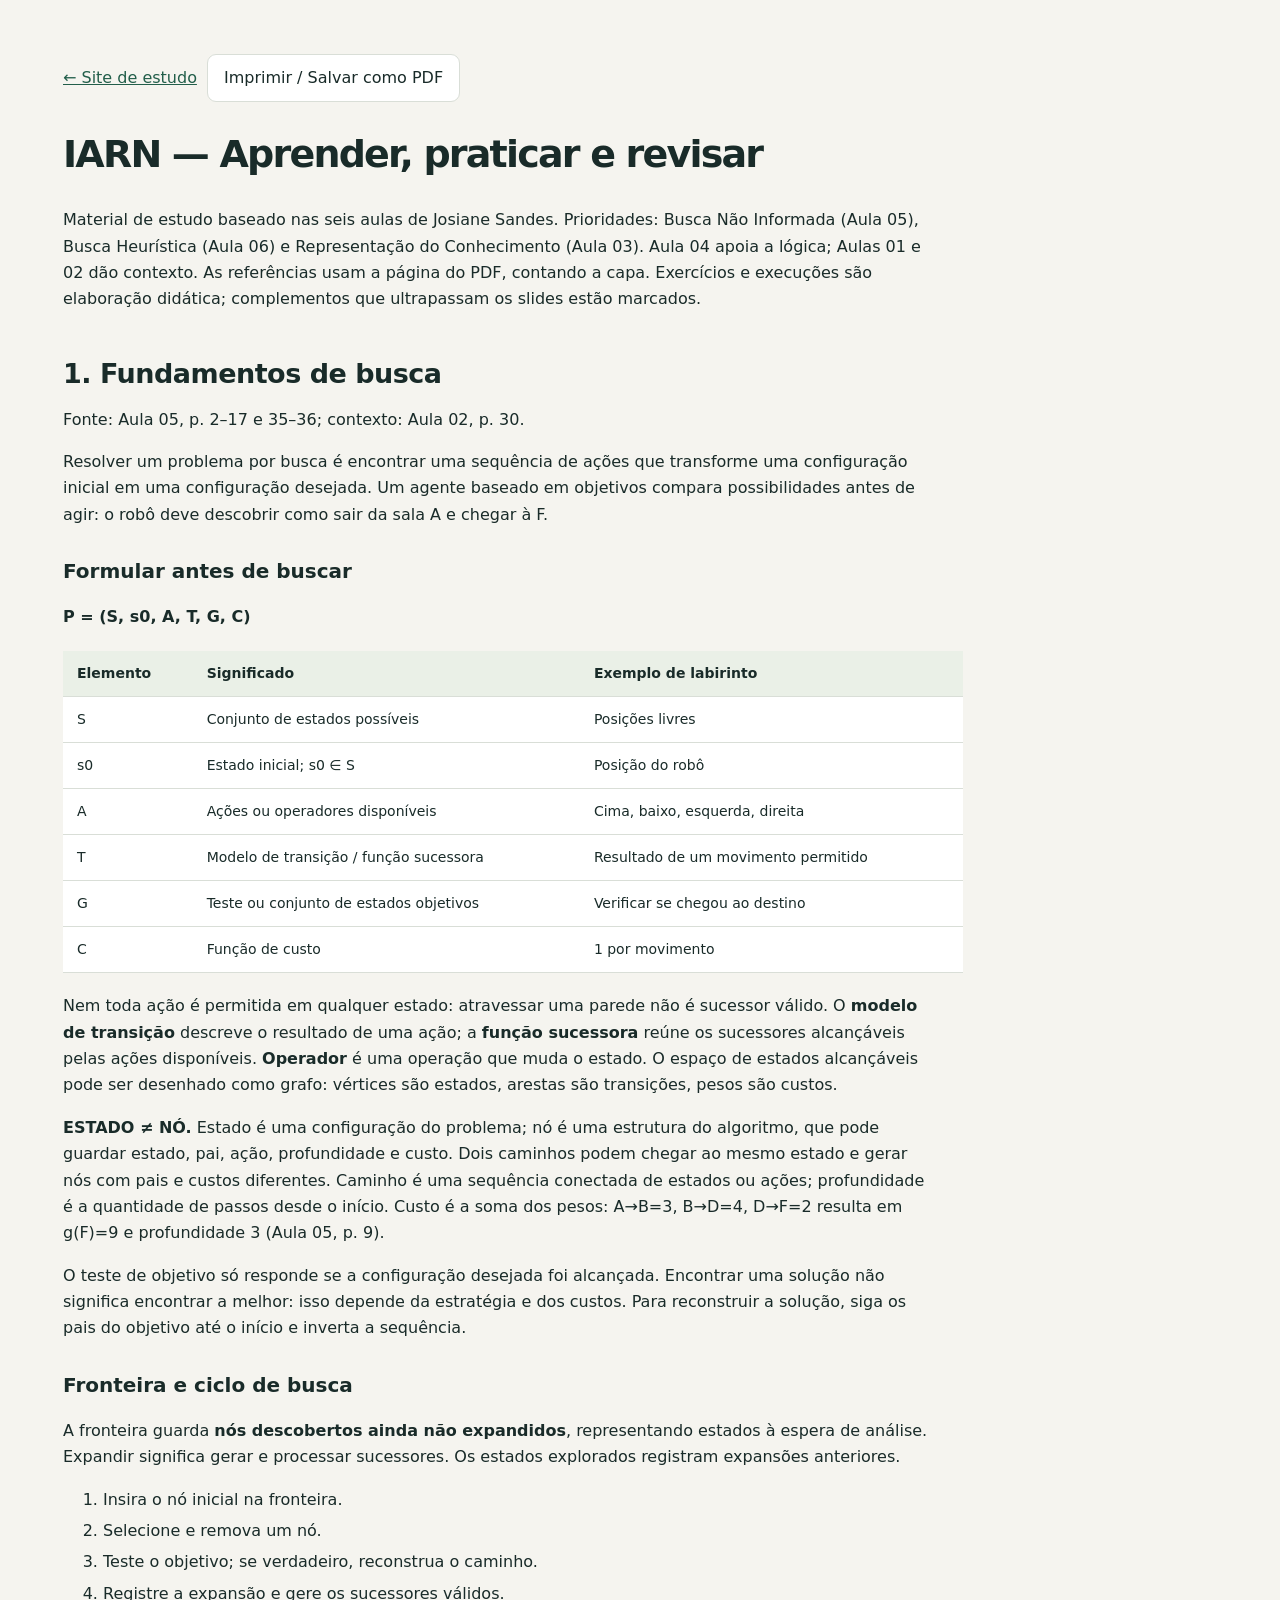
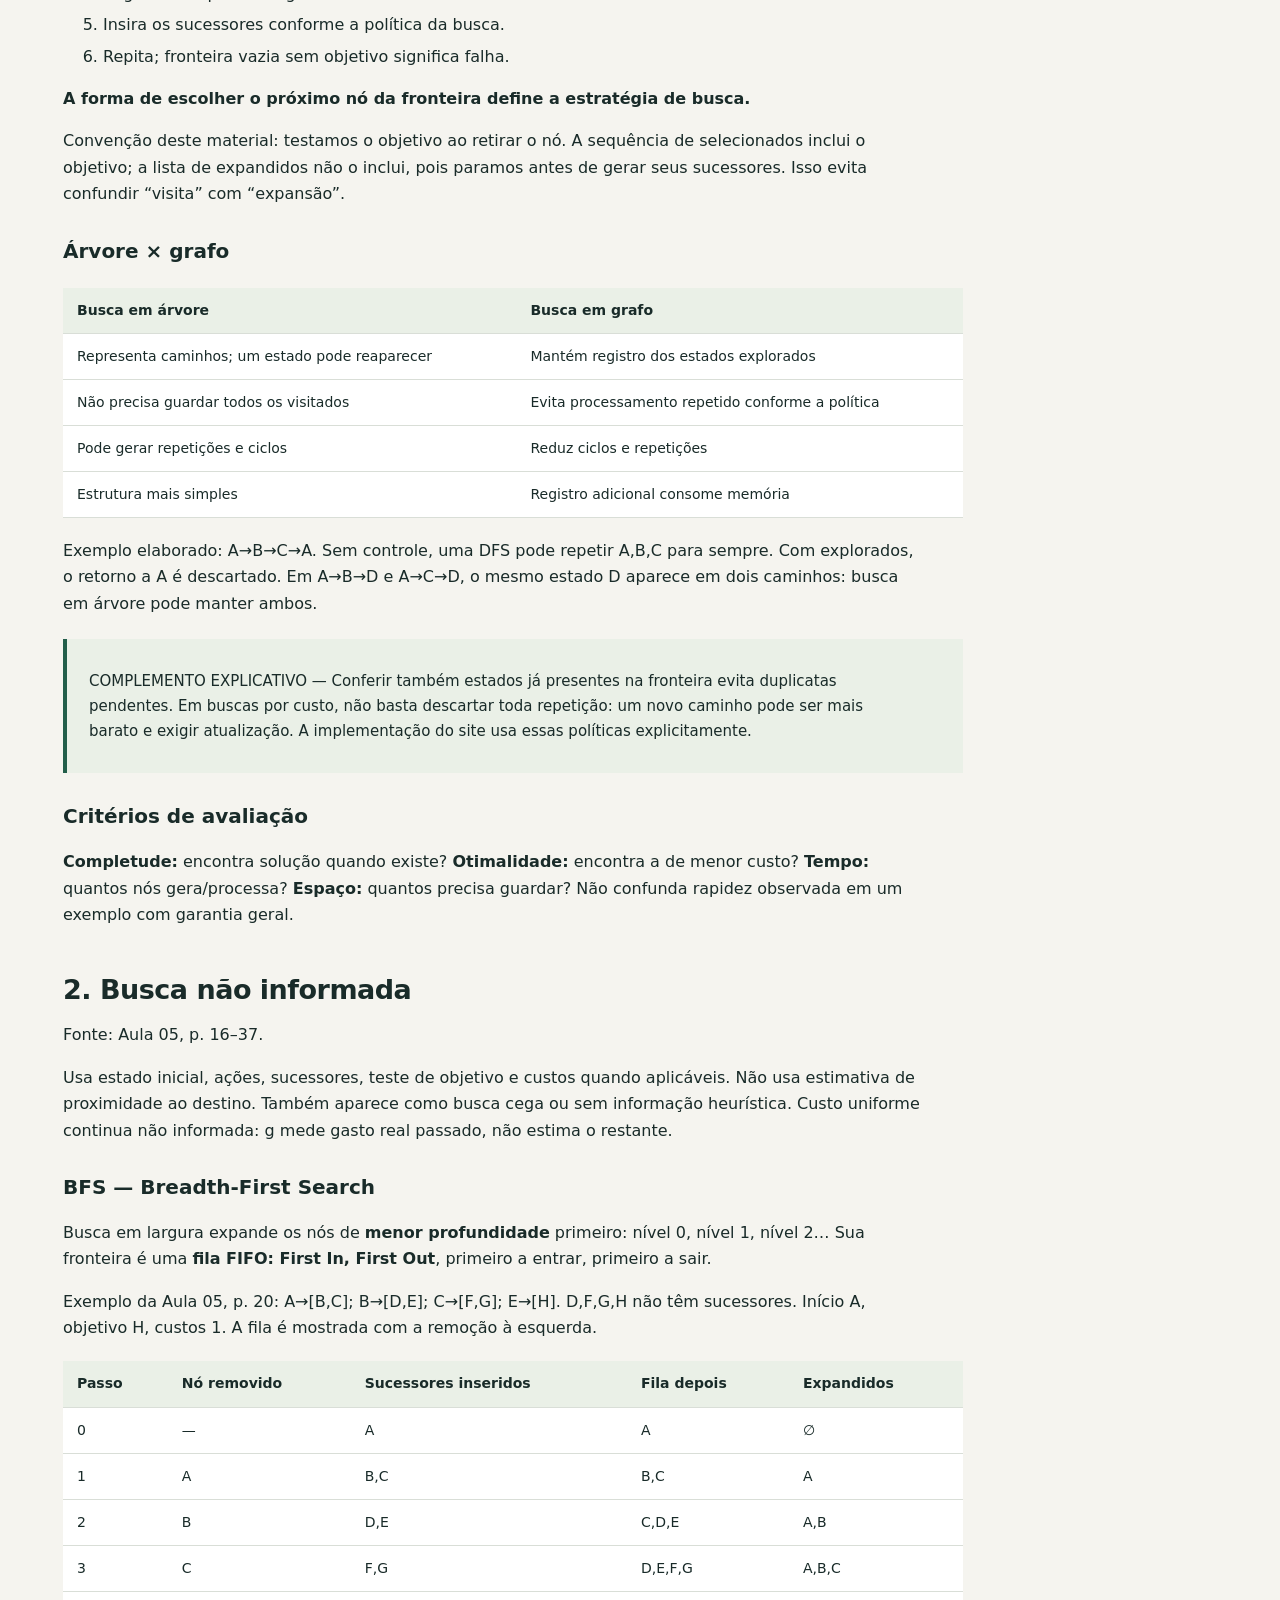
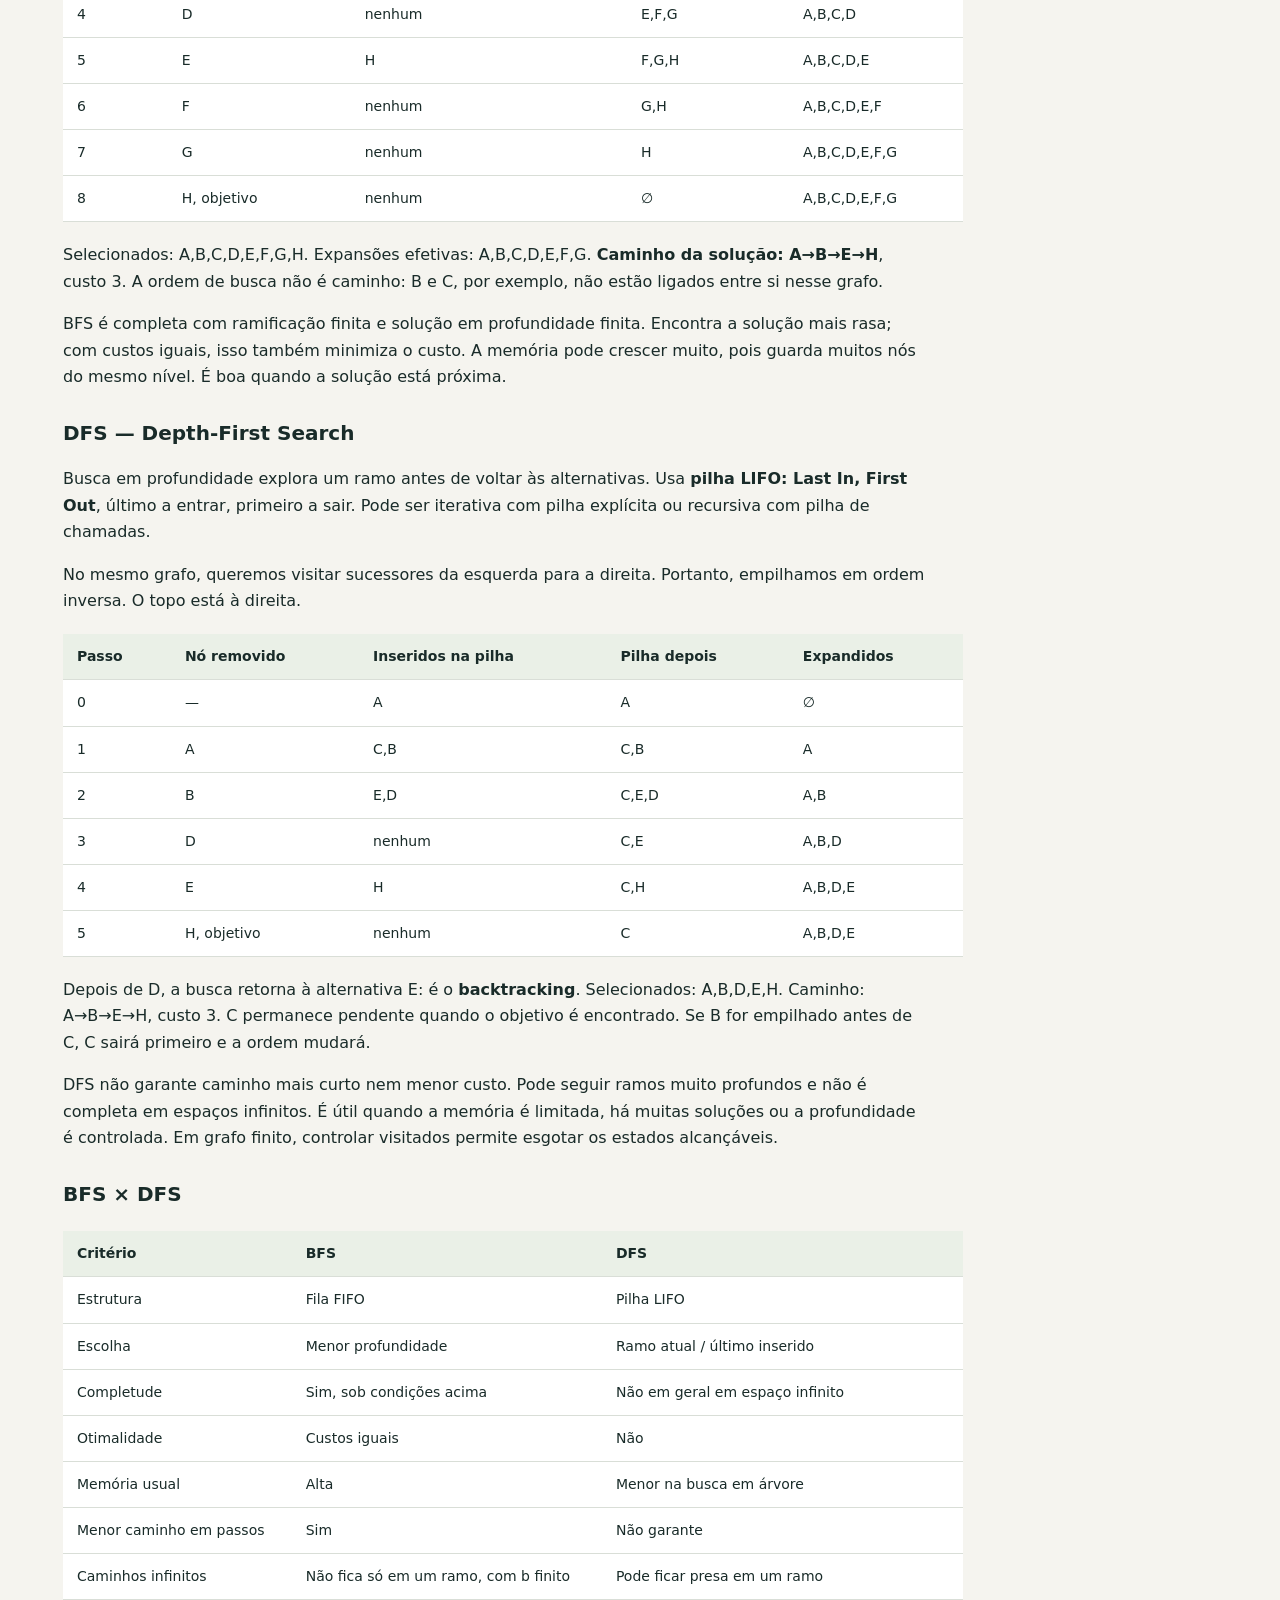
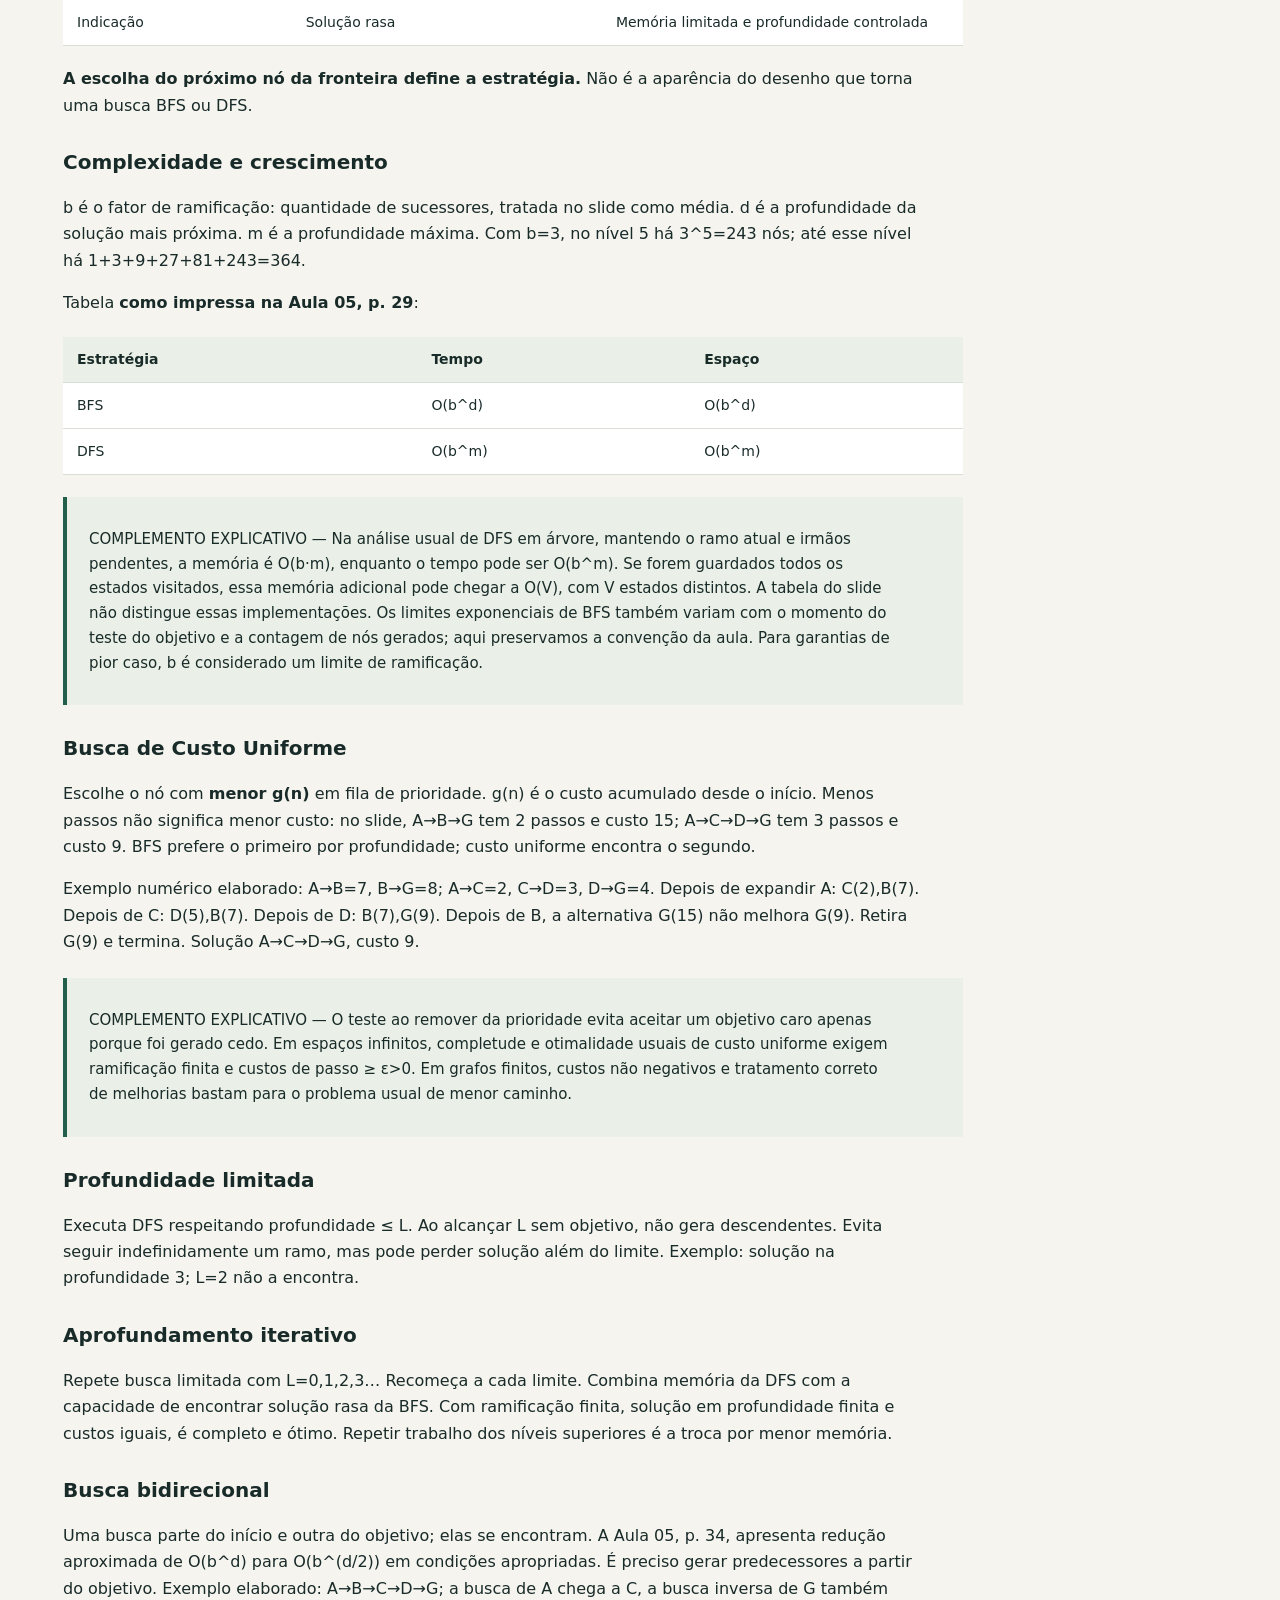
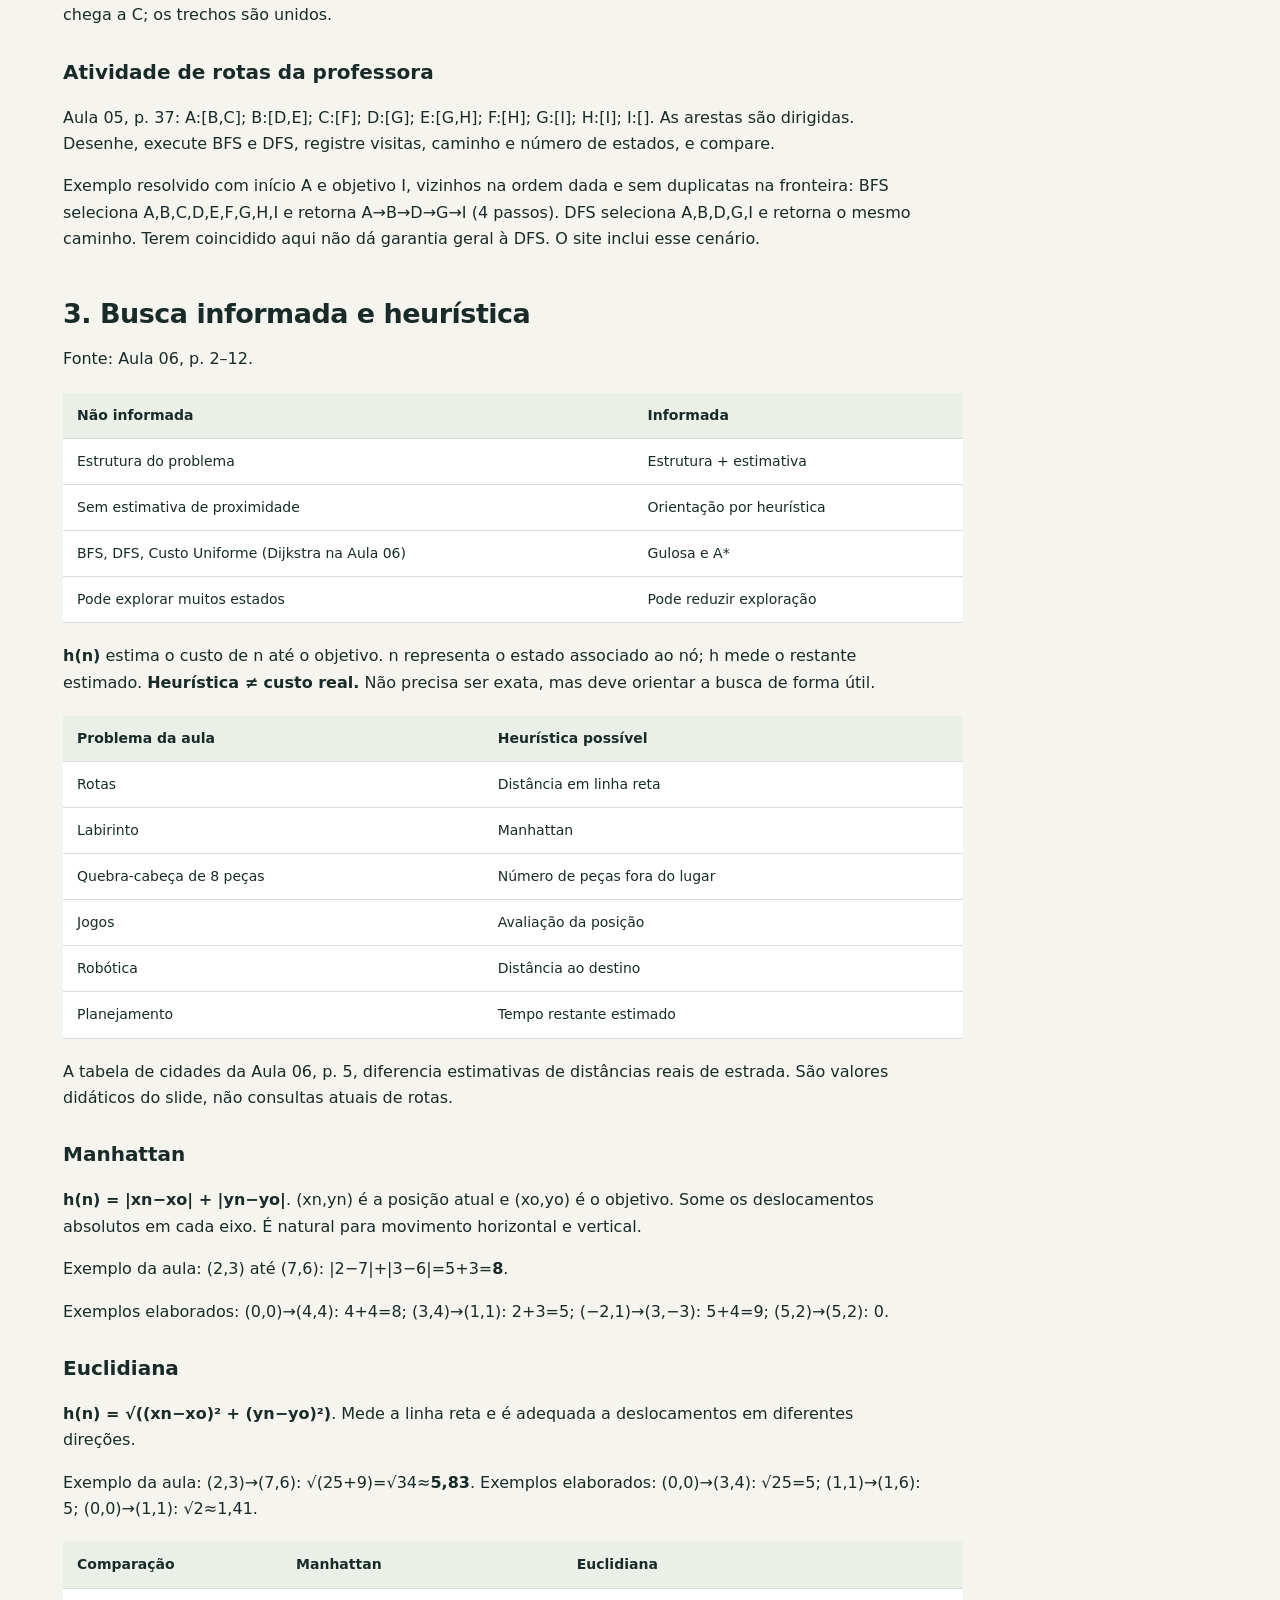
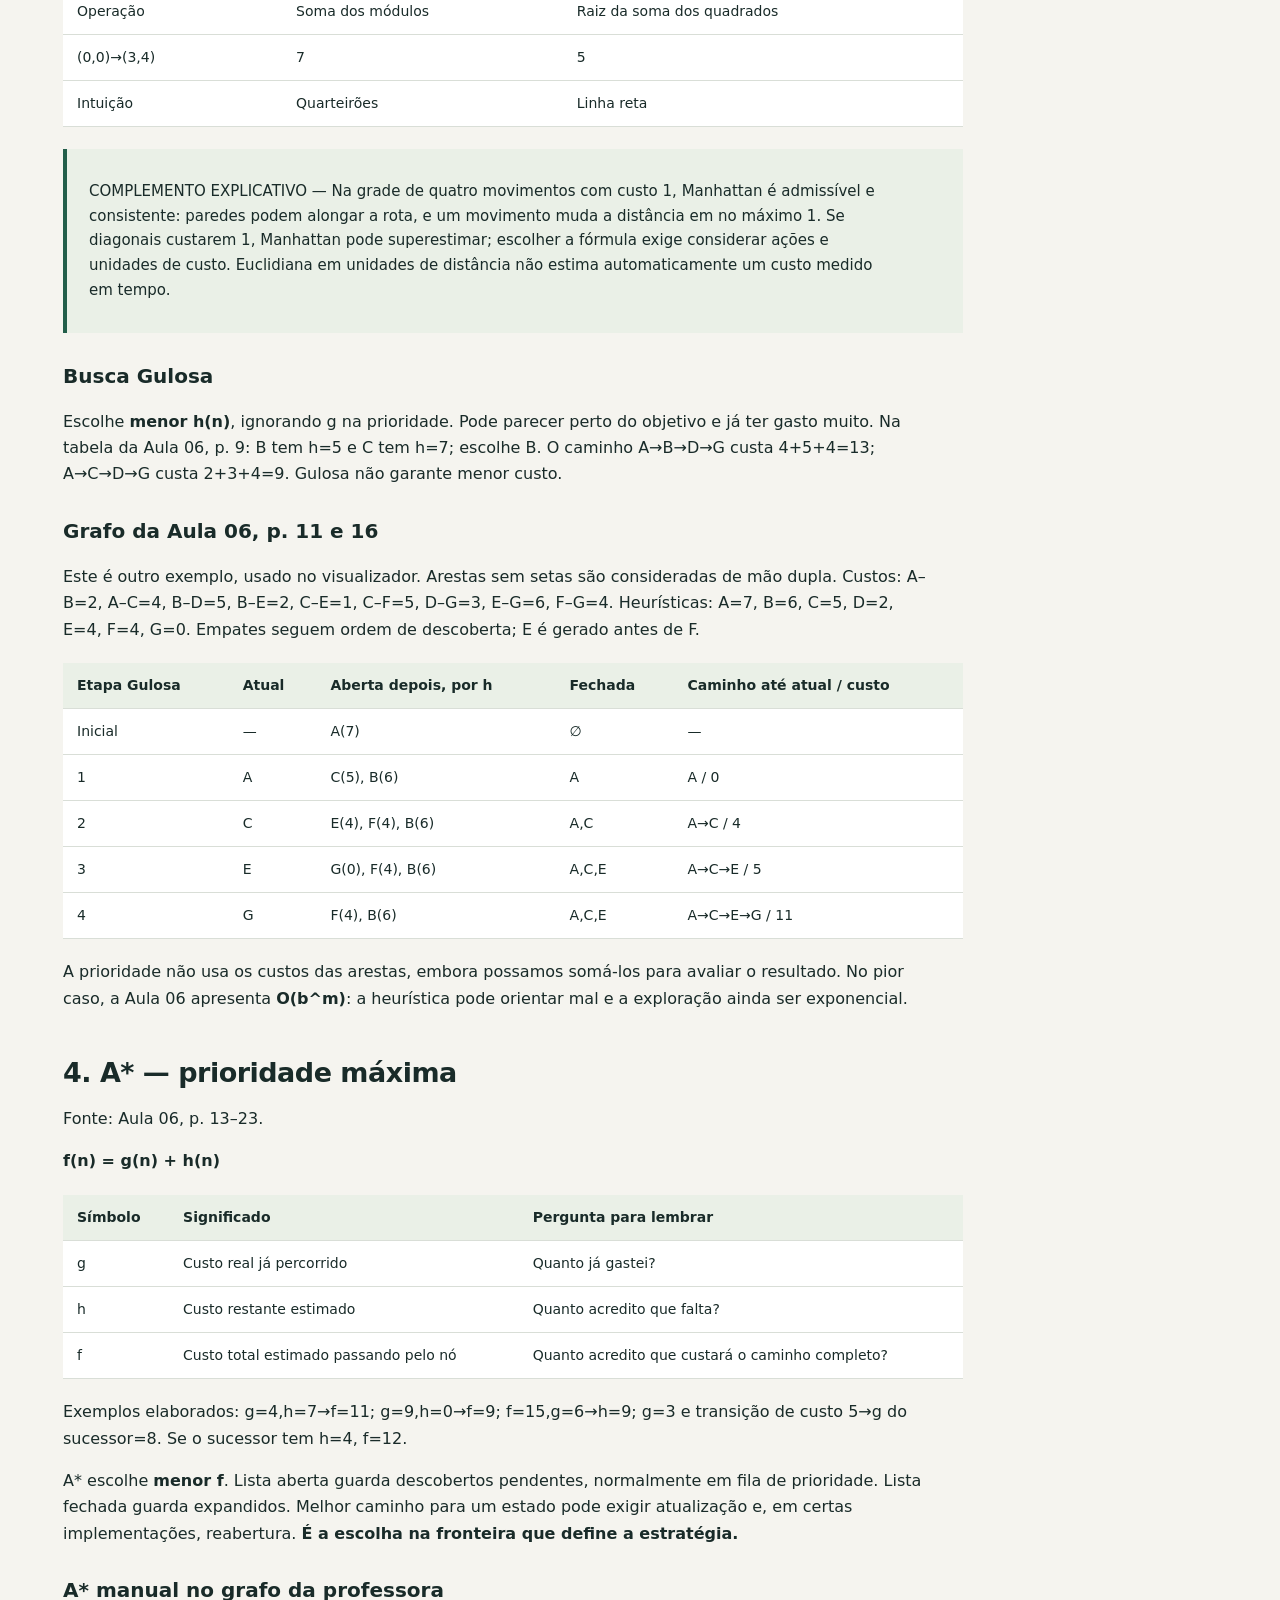
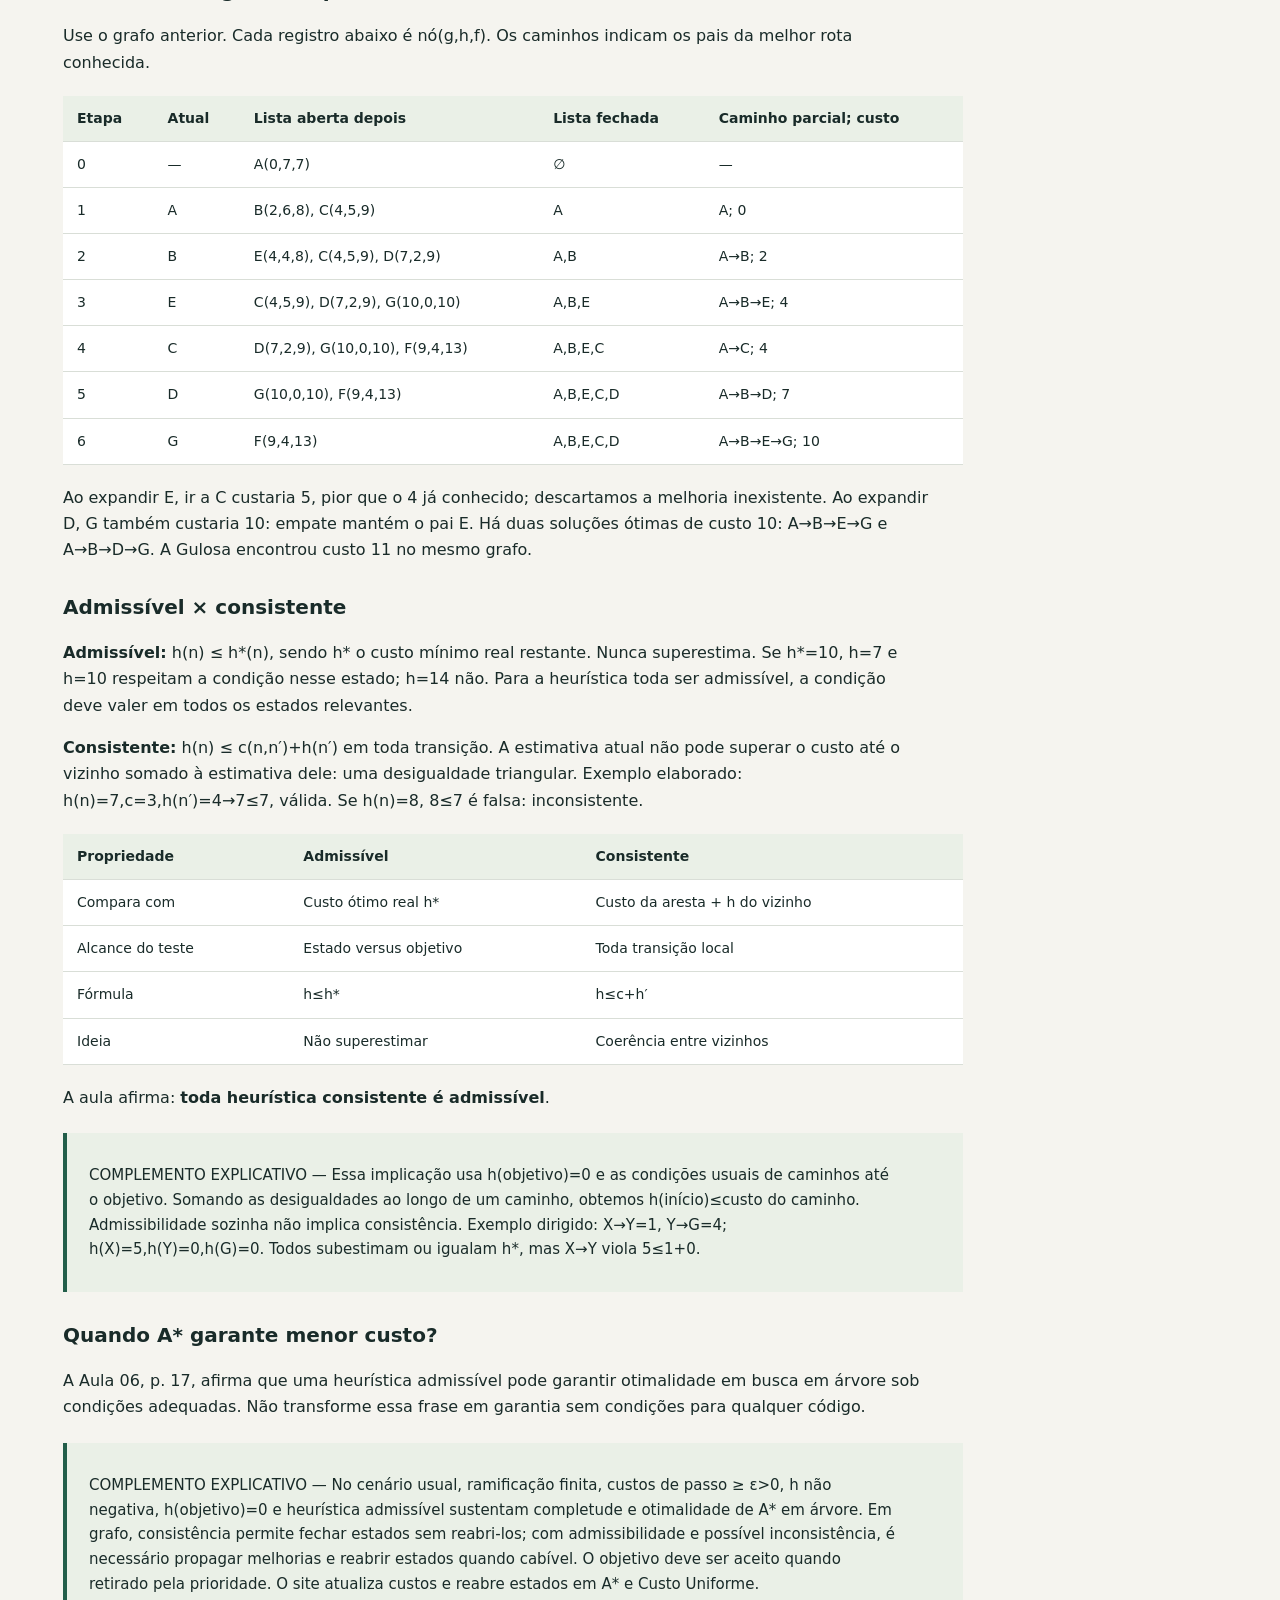
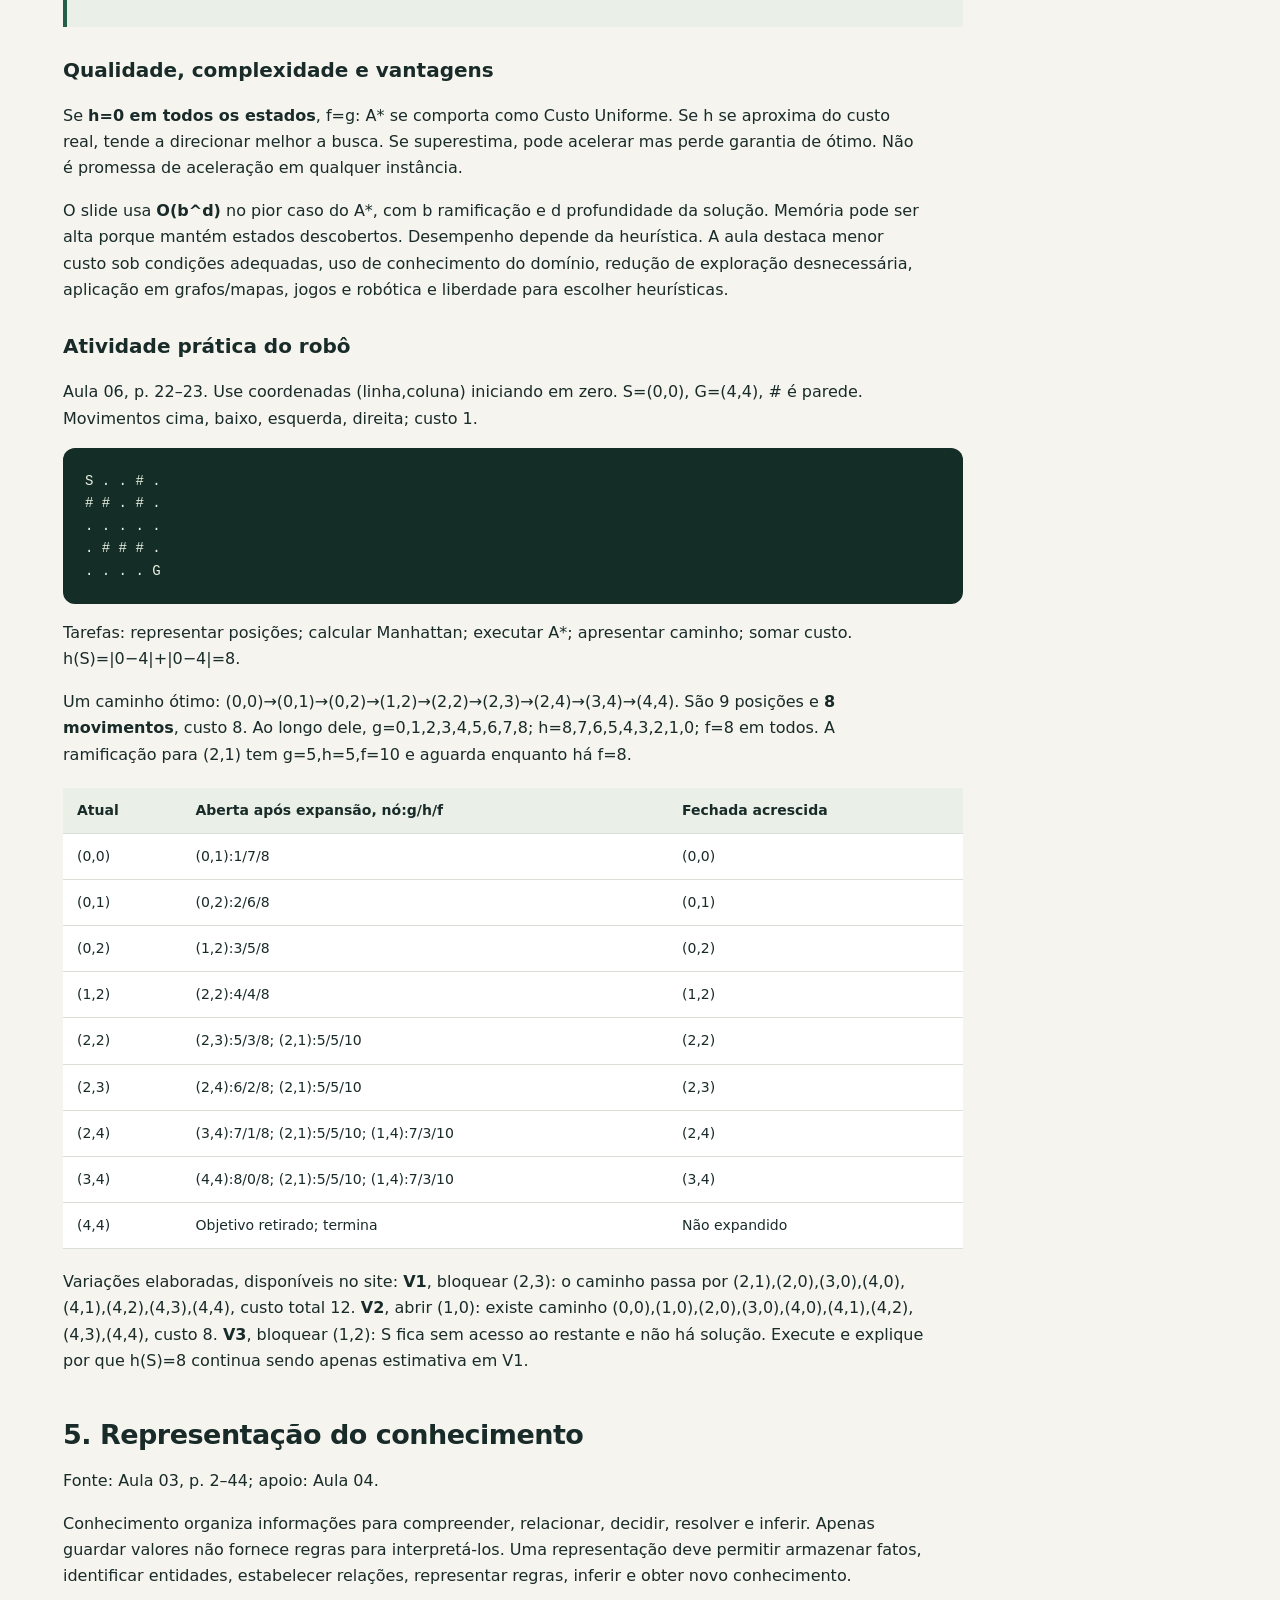
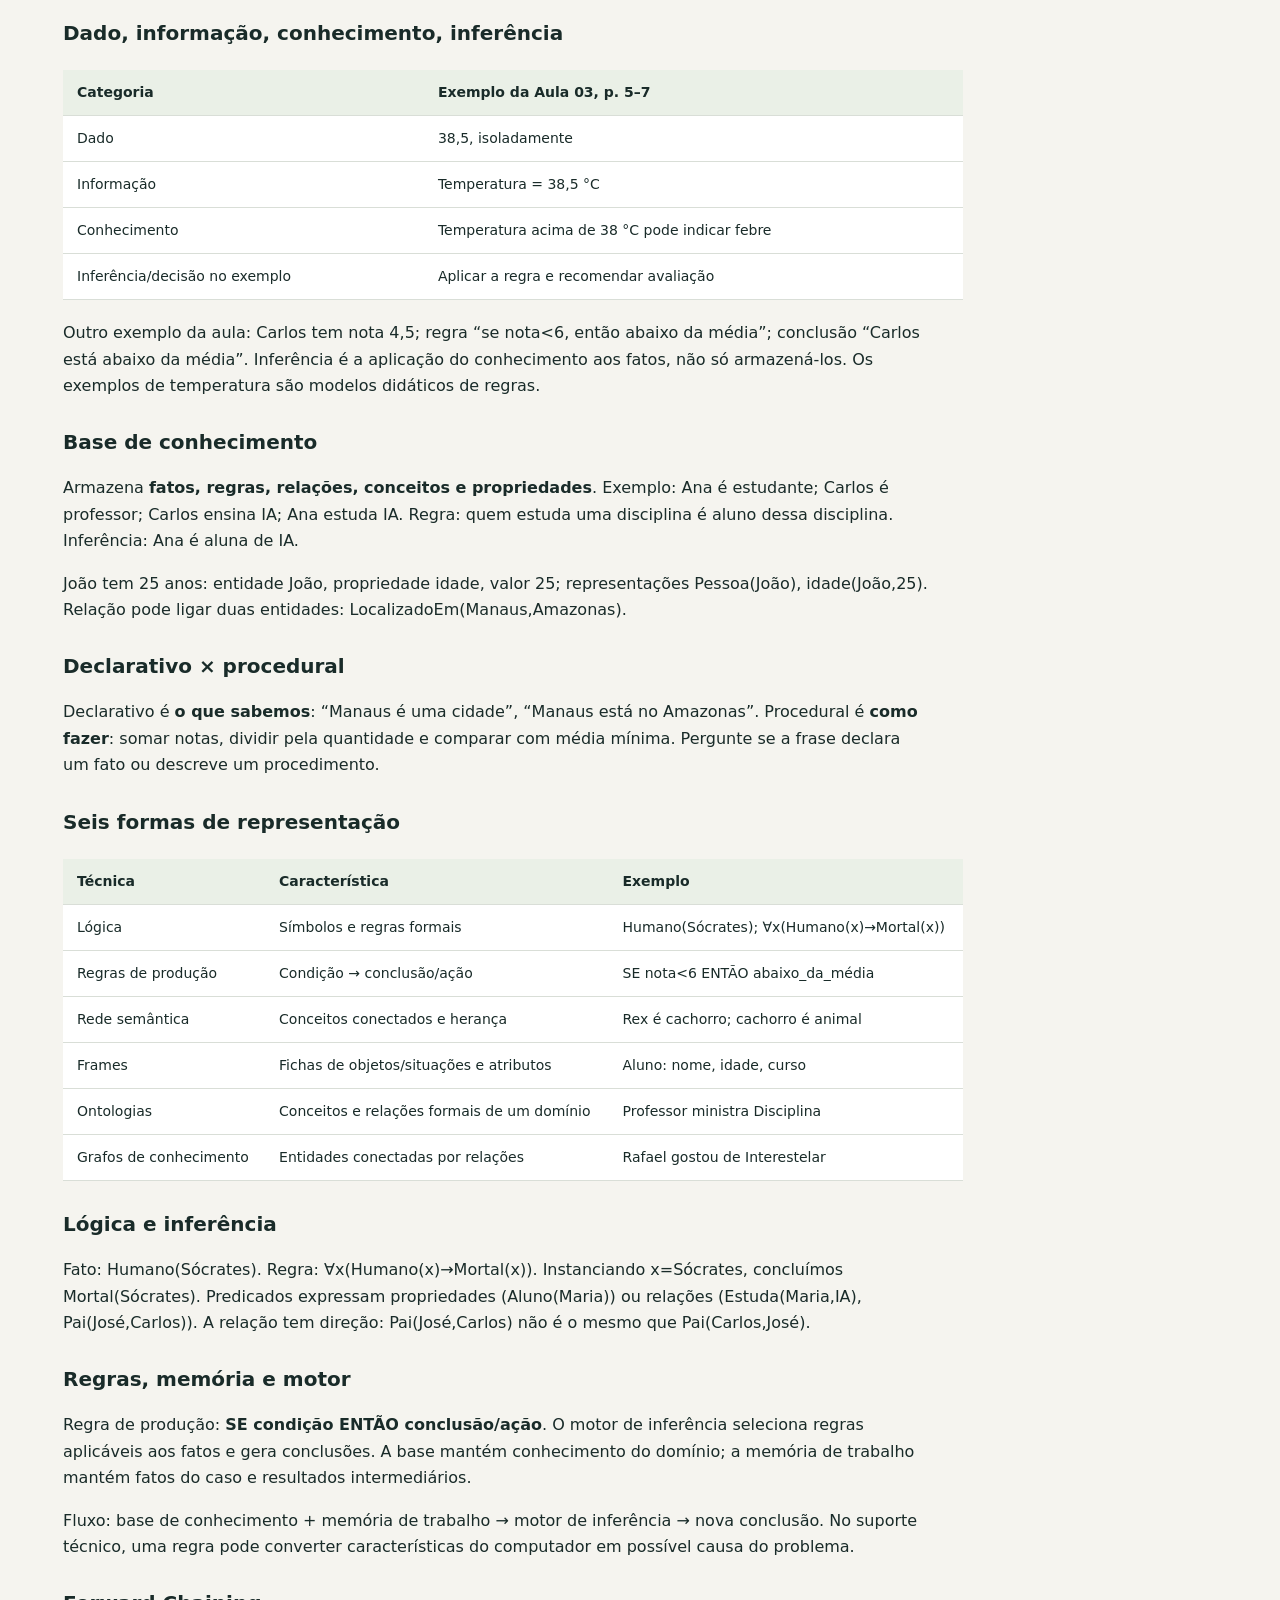
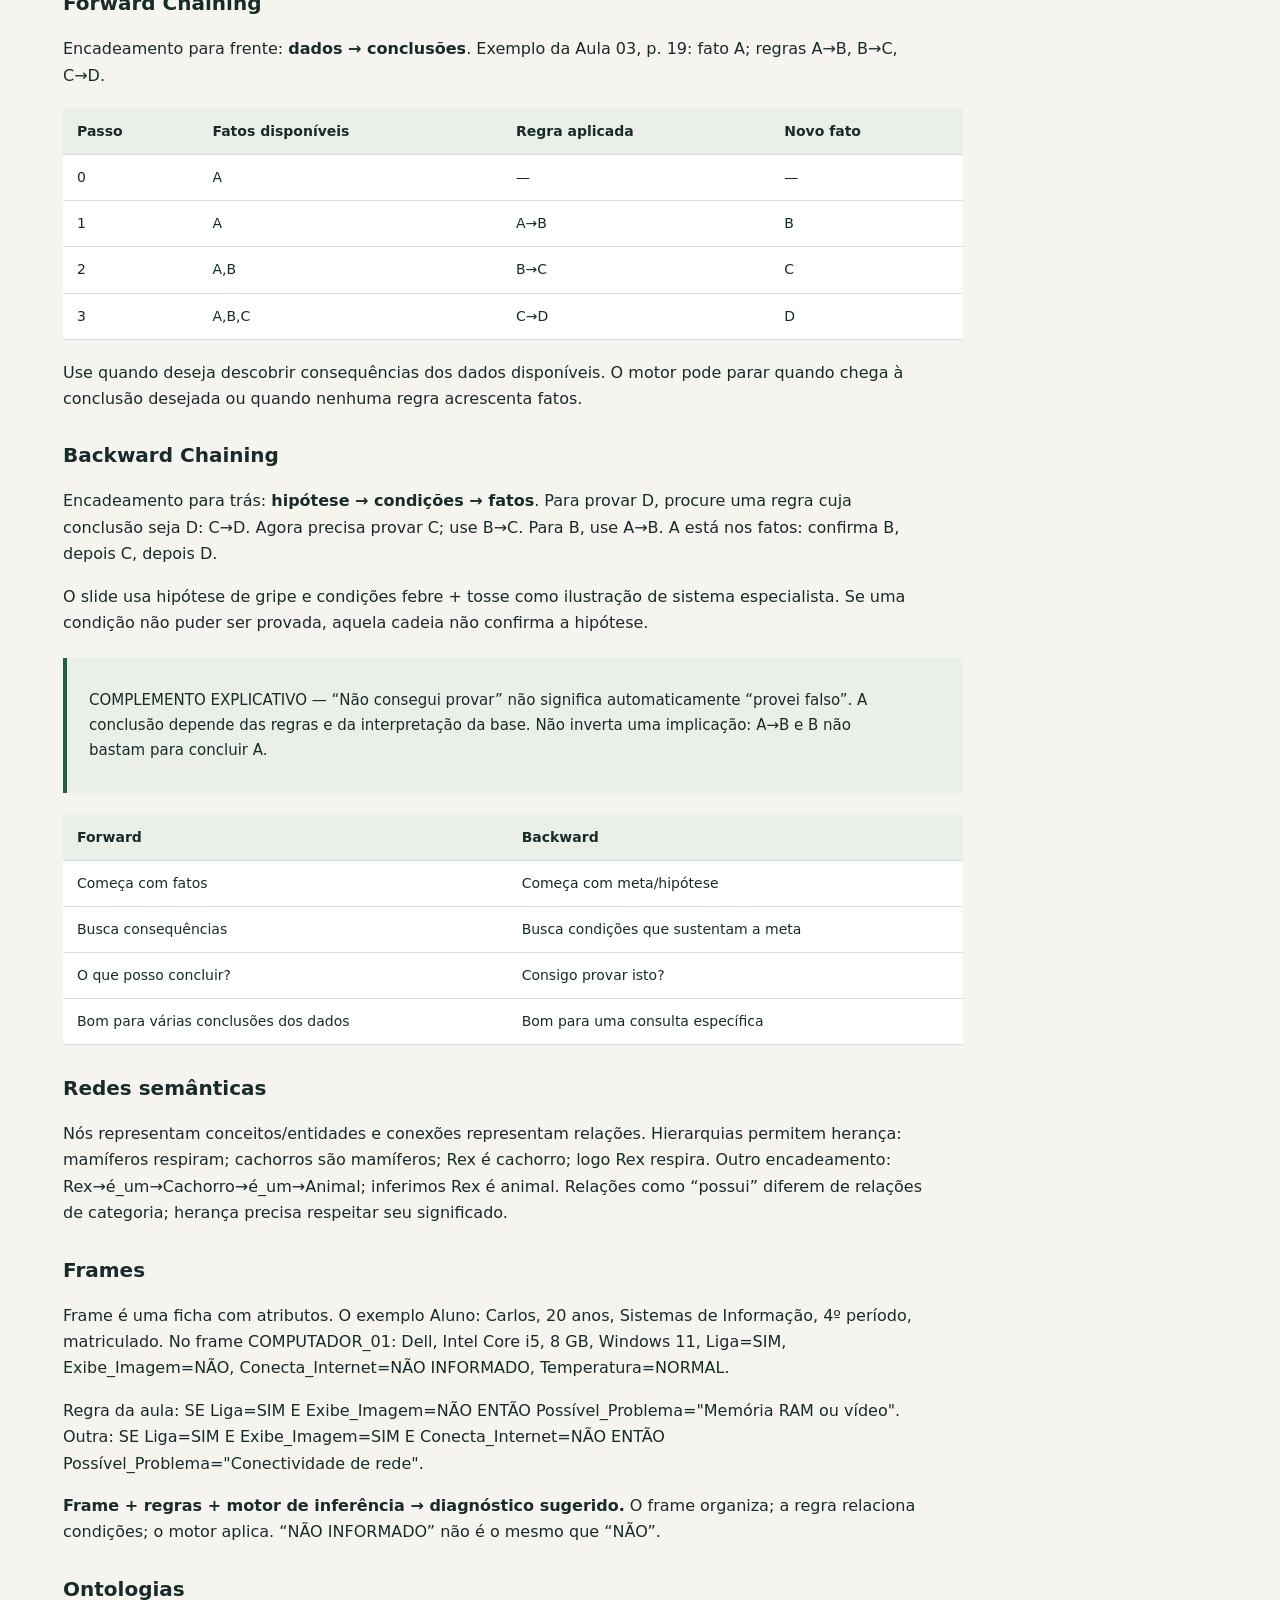
<file: apostila.html>
<!doctype html><html lang="pt-BR"><head><meta charset="utf-8"><meta name="viewport" content="width=device-width, initial-scale=1"><title>Apostila completa · IARN</title><link rel="stylesheet" href="assets/estilo.css"></head><body><main><div class="toolbar"><a href="index.html">← Site de estudo</a><button onclick="window.print()">Imprimir / Salvar como PDF</button></div><article class="article"><h1>IARN — Aprender, praticar e revisar</h1>
<p>Material de estudo baseado nas seis aulas de Josiane Sandes. Prioridades: Busca Não Informada (Aula 05), Busca Heurística (Aula 06) e Representação do Conhecimento (Aula 03). Aula 04 apoia a lógica; Aulas 01 e 02 dão contexto. As referências usam a página do PDF, contando a capa. Exercícios e execuções são elaboração didática; complementos que ultrapassam os slides estão marcados.</p>
<h2>1. Fundamentos de busca</h2>
<p>Fonte: Aula 05, p. 2–17 e 35–36; contexto: Aula 02, p. 30.</p>
<p>Resolver um problema por busca é encontrar uma sequência de ações que transforme uma configuração inicial em uma configuração desejada. Um agente baseado em objetivos compara possibilidades antes de agir: o robô deve descobrir como sair da sala A e chegar à F.</p>
<h3>Formular antes de buscar</h3>
<p><strong>P = (S, s0, A, T, G, C)</strong></p>
<div class="table-wrap"><table>
<thead>
<tr>
<th>Elemento</th>
<th>Significado</th>
<th>Exemplo de labirinto</th>
</tr>
</thead>
<tbody><tr>
<td>S</td>
<td>Conjunto de estados possíveis</td>
<td>Posições livres</td>
</tr>
<tr>
<td>s0</td>
<td>Estado inicial; s0 ∈ S</td>
<td>Posição do robô</td>
</tr>
<tr>
<td>A</td>
<td>Ações ou operadores disponíveis</td>
<td>Cima, baixo, esquerda, direita</td>
</tr>
<tr>
<td>T</td>
<td>Modelo de transição / função sucessora</td>
<td>Resultado de um movimento permitido</td>
</tr>
<tr>
<td>G</td>
<td>Teste ou conjunto de estados objetivos</td>
<td>Verificar se chegou ao destino</td>
</tr>
<tr>
<td>C</td>
<td>Função de custo</td>
<td>1 por movimento</td>
</tr>
</tbody></table></div>
<p>Nem toda ação é permitida em qualquer estado: atravessar uma parede não é sucessor válido. O <strong>modelo de transição</strong> descreve o resultado de uma ação; a <strong>função sucessora</strong> reúne os sucessores alcançáveis pelas ações disponíveis. <strong>Operador</strong> é uma operação que muda o estado. O espaço de estados alcançáveis pode ser desenhado como grafo: vértices são estados, arestas são transições, pesos são custos.</p>
<p><strong>ESTADO ≠ NÓ.</strong> Estado é uma configuração do problema; nó é uma estrutura do algoritmo, que pode guardar estado, pai, ação, profundidade e custo. Dois caminhos podem chegar ao mesmo estado e gerar nós com pais e custos diferentes. Caminho é uma sequência conectada de estados ou ações; profundidade é a quantidade de passos desde o início. Custo é a soma dos pesos: A→B=3, B→D=4, D→F=2 resulta em g(F)=9 e profundidade 3 (Aula 05, p. 9).</p>
<p>O teste de objetivo só responde se a configuração desejada foi alcançada. Encontrar uma solução não significa encontrar a melhor: isso depende da estratégia e dos custos. Para reconstruir a solução, siga os pais do objetivo até o início e inverta a sequência.</p>
<h3>Fronteira e ciclo de busca</h3>
<p>A fronteira guarda <strong>nós descobertos ainda não expandidos</strong>, representando estados à espera de análise. Expandir significa gerar e processar sucessores. Os estados explorados registram expansões anteriores.</p>
<ol>
<li>Insira o nó inicial na fronteira.</li>
<li>Selecione e remova um nó.</li>
<li>Teste o objetivo; se verdadeiro, reconstrua o caminho.</li>
<li>Registre a expansão e gere os sucessores válidos.</li>
<li>Insira os sucessores conforme a política da busca.</li>
<li>Repita; fronteira vazia sem objetivo significa falha.</li>
</ol>
<p><strong>A forma de escolher o próximo nó da fronteira define a estratégia de busca.</strong></p>
<p>Convenção deste material: testamos o objetivo ao retirar o nó. A sequência de selecionados inclui o objetivo; a lista de expandidos não o inclui, pois paramos antes de gerar seus sucessores. Isso evita confundir “visita” com “expansão”.</p>
<h3>Árvore × grafo</h3>
<div class="table-wrap"><table>
<thead>
<tr>
<th>Busca em árvore</th>
<th>Busca em grafo</th>
</tr>
</thead>
<tbody><tr>
<td>Representa caminhos; um estado pode reaparecer</td>
<td>Mantém registro dos estados explorados</td>
</tr>
<tr>
<td>Não precisa guardar todos os visitados</td>
<td>Evita processamento repetido conforme a política</td>
</tr>
<tr>
<td>Pode gerar repetições e ciclos</td>
<td>Reduz ciclos e repetições</td>
</tr>
<tr>
<td>Estrutura mais simples</td>
<td>Registro adicional consome memória</td>
</tr>
</tbody></table></div>
<p>Exemplo elaborado: A→B→C→A. Sem controle, uma DFS pode repetir A,B,C para sempre. Com explorados, o retorno a A é descartado. Em A→B→D e A→C→D, o mesmo estado D aparece em dois caminhos: busca em árvore pode manter ambos.</p>
<blockquote>
<p>COMPLEMENTO EXPLICATIVO — Conferir também estados já presentes na fronteira evita duplicatas pendentes. Em buscas por custo, não basta descartar toda repetição: um novo caminho pode ser mais barato e exigir atualização. A implementação do site usa essas políticas explicitamente.</p>
</blockquote>
<h3>Critérios de avaliação</h3>
<p><strong>Completude:</strong> encontra solução quando existe? <strong>Otimalidade:</strong> encontra a de menor custo? <strong>Tempo:</strong> quantos nós gera/processa? <strong>Espaço:</strong> quantos precisa guardar? Não confunda rapidez observada em um exemplo com garantia geral.</p>
<h2>2. Busca não informada</h2>
<p>Fonte: Aula 05, p. 16–37.</p>
<p>Usa estado inicial, ações, sucessores, teste de objetivo e custos quando aplicáveis. Não usa estimativa de proximidade ao destino. Também aparece como busca cega ou sem informação heurística. Custo uniforme continua não informada: g mede gasto real passado, não estima o restante.</p>
<h3>BFS — Breadth-First Search</h3>
<p>Busca em largura expande os nós de <strong>menor profundidade</strong> primeiro: nível 0, nível 1, nível 2… Sua fronteira é uma <strong>fila FIFO: First In, First Out</strong>, primeiro a entrar, primeiro a sair.</p>
<p>Exemplo da Aula 05, p. 20: A→[B,C]; B→[D,E]; C→[F,G]; E→[H]. D,F,G,H não têm sucessores. Início A, objetivo H, custos 1. A fila é mostrada com a remoção à esquerda.</p>
<div class="table-wrap"><table>
<thead>
<tr>
<th>Passo</th>
<th>Nó removido</th>
<th>Sucessores inseridos</th>
<th>Fila depois</th>
<th>Expandidos</th>
</tr>
</thead>
<tbody><tr>
<td>0</td>
<td>—</td>
<td>A</td>
<td>A</td>
<td>∅</td>
</tr>
<tr>
<td>1</td>
<td>A</td>
<td>B,C</td>
<td>B,C</td>
<td>A</td>
</tr>
<tr>
<td>2</td>
<td>B</td>
<td>D,E</td>
<td>C,D,E</td>
<td>A,B</td>
</tr>
<tr>
<td>3</td>
<td>C</td>
<td>F,G</td>
<td>D,E,F,G</td>
<td>A,B,C</td>
</tr>
<tr>
<td>4</td>
<td>D</td>
<td>nenhum</td>
<td>E,F,G</td>
<td>A,B,C,D</td>
</tr>
<tr>
<td>5</td>
<td>E</td>
<td>H</td>
<td>F,G,H</td>
<td>A,B,C,D,E</td>
</tr>
<tr>
<td>6</td>
<td>F</td>
<td>nenhum</td>
<td>G,H</td>
<td>A,B,C,D,E,F</td>
</tr>
<tr>
<td>7</td>
<td>G</td>
<td>nenhum</td>
<td>H</td>
<td>A,B,C,D,E,F,G</td>
</tr>
<tr>
<td>8</td>
<td>H, objetivo</td>
<td>nenhum</td>
<td>∅</td>
<td>A,B,C,D,E,F,G</td>
</tr>
</tbody></table></div>
<p>Selecionados: A,B,C,D,E,F,G,H. Expansões efetivas: A,B,C,D,E,F,G. <strong>Caminho da solução: A→B→E→H</strong>, custo 3. A ordem de busca não é caminho: B e C, por exemplo, não estão ligados entre si nesse grafo.</p>
<p>BFS é completa com ramificação finita e solução em profundidade finita. Encontra a solução mais rasa; com custos iguais, isso também minimiza o custo. A memória pode crescer muito, pois guarda muitos nós do mesmo nível. É boa quando a solução está próxima.</p>
<h3>DFS — Depth-First Search</h3>
<p>Busca em profundidade explora um ramo antes de voltar às alternativas. Usa <strong>pilha LIFO: Last In, First Out</strong>, último a entrar, primeiro a sair. Pode ser iterativa com pilha explícita ou recursiva com pilha de chamadas.</p>
<p>No mesmo grafo, queremos visitar sucessores da esquerda para a direita. Portanto, empilhamos em ordem inversa. O topo está à direita.</p>
<div class="table-wrap"><table>
<thead>
<tr>
<th>Passo</th>
<th>Nó removido</th>
<th>Inseridos na pilha</th>
<th>Pilha depois</th>
<th>Expandidos</th>
</tr>
</thead>
<tbody><tr>
<td>0</td>
<td>—</td>
<td>A</td>
<td>A</td>
<td>∅</td>
</tr>
<tr>
<td>1</td>
<td>A</td>
<td>C,B</td>
<td>C,B</td>
<td>A</td>
</tr>
<tr>
<td>2</td>
<td>B</td>
<td>E,D</td>
<td>C,E,D</td>
<td>A,B</td>
</tr>
<tr>
<td>3</td>
<td>D</td>
<td>nenhum</td>
<td>C,E</td>
<td>A,B,D</td>
</tr>
<tr>
<td>4</td>
<td>E</td>
<td>H</td>
<td>C,H</td>
<td>A,B,D,E</td>
</tr>
<tr>
<td>5</td>
<td>H, objetivo</td>
<td>nenhum</td>
<td>C</td>
<td>A,B,D,E</td>
</tr>
</tbody></table></div>
<p>Depois de D, a busca retorna à alternativa E: é o <strong>backtracking</strong>. Selecionados: A,B,D,E,H. Caminho: A→B→E→H, custo 3. C permanece pendente quando o objetivo é encontrado. Se B for empilhado antes de C, C sairá primeiro e a ordem mudará.</p>
<p>DFS não garante caminho mais curto nem menor custo. Pode seguir ramos muito profundos e não é completa em espaços infinitos. É útil quando a memória é limitada, há muitas soluções ou a profundidade é controlada. Em grafo finito, controlar visitados permite esgotar os estados alcançáveis.</p>
<h3>BFS × DFS</h3>
<div class="table-wrap"><table>
<thead>
<tr>
<th>Critério</th>
<th>BFS</th>
<th>DFS</th>
</tr>
</thead>
<tbody><tr>
<td>Estrutura</td>
<td>Fila FIFO</td>
<td>Pilha LIFO</td>
</tr>
<tr>
<td>Escolha</td>
<td>Menor profundidade</td>
<td>Ramo atual / último inserido</td>
</tr>
<tr>
<td>Completude</td>
<td>Sim, sob condições acima</td>
<td>Não em geral em espaço infinito</td>
</tr>
<tr>
<td>Otimalidade</td>
<td>Custos iguais</td>
<td>Não</td>
</tr>
<tr>
<td>Memória usual</td>
<td>Alta</td>
<td>Menor na busca em árvore</td>
</tr>
<tr>
<td>Menor caminho em passos</td>
<td>Sim</td>
<td>Não garante</td>
</tr>
<tr>
<td>Caminhos infinitos</td>
<td>Não fica só em um ramo, com b finito</td>
<td>Pode ficar presa em um ramo</td>
</tr>
<tr>
<td>Indicação</td>
<td>Solução rasa</td>
<td>Memória limitada e profundidade controlada</td>
</tr>
</tbody></table></div>
<p><strong>A escolha do próximo nó da fronteira define a estratégia.</strong> Não é a aparência do desenho que torna uma busca BFS ou DFS.</p>
<h3>Complexidade e crescimento</h3>
<p>b é o fator de ramificação: quantidade de sucessores, tratada no slide como média. d é a profundidade da solução mais próxima. m é a profundidade máxima. Com b=3, no nível 5 há 3^5=243 nós; até esse nível há 1+3+9+27+81+243=364.</p>
<p>Tabela <strong>como impressa na Aula 05, p. 29</strong>:</p>
<div class="table-wrap"><table>
<thead>
<tr>
<th>Estratégia</th>
<th>Tempo</th>
<th>Espaço</th>
</tr>
</thead>
<tbody><tr>
<td>BFS</td>
<td>O(b^d)</td>
<td>O(b^d)</td>
</tr>
<tr>
<td>DFS</td>
<td>O(b^m)</td>
<td>O(b^m)</td>
</tr>
</tbody></table></div>
<blockquote>
<p>COMPLEMENTO EXPLICATIVO — Na análise usual de DFS em árvore, mantendo o ramo atual e irmãos pendentes, a memória é O(b·m), enquanto o tempo pode ser O(b^m). Se forem guardados todos os estados visitados, essa memória adicional pode chegar a O(V), com V estados distintos. A tabela do slide não distingue essas implementações. Os limites exponenciais de BFS também variam com o momento do teste do objetivo e a contagem de nós gerados; aqui preservamos a convenção da aula. Para garantias de pior caso, b é considerado um limite de ramificação.</p>
</blockquote>
<h3>Busca de Custo Uniforme</h3>
<p>Escolhe o nó com <strong>menor g(n)</strong> em fila de prioridade. g(n) é o custo acumulado desde o início. Menos passos não significa menor custo: no slide, A→B→G tem 2 passos e custo 15; A→C→D→G tem 3 passos e custo 9. BFS prefere o primeiro por profundidade; custo uniforme encontra o segundo.</p>
<p>Exemplo numérico elaborado: A→B=7, B→G=8; A→C=2, C→D=3, D→G=4. Depois de expandir A: C(2),B(7). Depois de C: D(5),B(7). Depois de D: B(7),G(9). Depois de B, a alternativa G(15) não melhora G(9). Retira G(9) e termina. Solução A→C→D→G, custo 9.</p>
<blockquote>
<p>COMPLEMENTO EXPLICATIVO — O teste ao remover da prioridade evita aceitar um objetivo caro apenas porque foi gerado cedo. Em espaços infinitos, completude e otimalidade usuais de custo uniforme exigem ramificação finita e custos de passo ≥ ε&gt;0. Em grafos finitos, custos não negativos e tratamento correto de melhorias bastam para o problema usual de menor caminho.</p>
</blockquote>
<h3>Profundidade limitada</h3>
<p>Executa DFS respeitando profundidade ≤ L. Ao alcançar L sem objetivo, não gera descendentes. Evita seguir indefinidamente um ramo, mas pode perder solução além do limite. Exemplo: solução na profundidade 3; L=2 não a encontra.</p>
<h3>Aprofundamento iterativo</h3>
<p>Repete busca limitada com L=0,1,2,3… Recomeça a cada limite. Combina memória da DFS com a capacidade de encontrar solução rasa da BFS. Com ramificação finita, solução em profundidade finita e custos iguais, é completo e ótimo. Repetir trabalho dos níveis superiores é a troca por menor memória.</p>
<h3>Busca bidirecional</h3>
<p>Uma busca parte do início e outra do objetivo; elas se encontram. A Aula 05, p. 34, apresenta redução aproximada de O(b^d) para O(b^(d/2)) em condições apropriadas. É preciso gerar predecessores a partir do objetivo. Exemplo elaborado: A→B→C→D→G; a busca de A chega a C, a busca inversa de G também chega a C; os trechos são unidos.</p>
<h3>Atividade de rotas da professora</h3>
<p>Aula 05, p. 37: A:[B,C]; B:[D,E]; C:[F]; D:[G]; E:[G,H]; F:[H]; G:[I]; H:[I]; I:[]. As arestas são dirigidas. Desenhe, execute BFS e DFS, registre visitas, caminho e número de estados, e compare.</p>
<p>Exemplo resolvido com início A e objetivo I, vizinhos na ordem dada e sem duplicatas na fronteira: BFS seleciona A,B,C,D,E,F,G,H,I e retorna A→B→D→G→I (4 passos). DFS seleciona A,B,D,G,I e retorna o mesmo caminho. Terem coincidido aqui não dá garantia geral à DFS. O site inclui esse cenário.</p>
<h2>3. Busca informada e heurística</h2>
<p>Fonte: Aula 06, p. 2–12.</p>
<div class="table-wrap"><table>
<thead>
<tr>
<th>Não informada</th>
<th>Informada</th>
</tr>
</thead>
<tbody><tr>
<td>Estrutura do problema</td>
<td>Estrutura + estimativa</td>
</tr>
<tr>
<td>Sem estimativa de proximidade</td>
<td>Orientação por heurística</td>
</tr>
<tr>
<td>BFS, DFS, Custo Uniforme (Dijkstra na Aula 06)</td>
<td>Gulosa e A*</td>
</tr>
<tr>
<td>Pode explorar muitos estados</td>
<td>Pode reduzir exploração</td>
</tr>
</tbody></table></div>
<p><strong>h(n)</strong> estima o custo de n até o objetivo. n representa o estado associado ao nó; h mede o restante estimado. <strong>Heurística ≠ custo real.</strong> Não precisa ser exata, mas deve orientar a busca de forma útil.</p>
<div class="table-wrap"><table>
<thead>
<tr>
<th>Problema da aula</th>
<th>Heurística possível</th>
</tr>
</thead>
<tbody><tr>
<td>Rotas</td>
<td>Distância em linha reta</td>
</tr>
<tr>
<td>Labirinto</td>
<td>Manhattan</td>
</tr>
<tr>
<td>Quebra-cabeça de 8 peças</td>
<td>Número de peças fora do lugar</td>
</tr>
<tr>
<td>Jogos</td>
<td>Avaliação da posição</td>
</tr>
<tr>
<td>Robótica</td>
<td>Distância ao destino</td>
</tr>
<tr>
<td>Planejamento</td>
<td>Tempo restante estimado</td>
</tr>
</tbody></table></div>
<p>A tabela de cidades da Aula 06, p. 5, diferencia estimativas de distâncias reais de estrada. São valores didáticos do slide, não consultas atuais de rotas.</p>
<h3>Manhattan</h3>
<p><strong>h(n) = |xn−xo| + |yn−yo|</strong>. (xn,yn) é a posição atual e (xo,yo) é o objetivo. Some os deslocamentos absolutos em cada eixo. É natural para movimento horizontal e vertical.</p>
<p>Exemplo da aula: (2,3) até (7,6): |2−7|+|3−6|=5+3=<strong>8</strong>.</p>
<p>Exemplos elaborados: (0,0)→(4,4): 4+4=8; (3,4)→(1,1): 2+3=5; (−2,1)→(3,−3): 5+4=9; (5,2)→(5,2): 0.</p>
<h3>Euclidiana</h3>
<p><strong>h(n) = √((xn−xo)² + (yn−yo)²)</strong>. Mede a linha reta e é adequada a deslocamentos em diferentes direções.</p>
<p>Exemplo da aula: (2,3)→(7,6): √(25+9)=√34≈<strong>5,83</strong>. Exemplos elaborados: (0,0)→(3,4): √25=5; (1,1)→(1,6): 5; (0,0)→(1,1): √2≈1,41.</p>
<div class="table-wrap"><table>
<thead>
<tr>
<th>Comparação</th>
<th>Manhattan</th>
<th>Euclidiana</th>
</tr>
</thead>
<tbody><tr>
<td>Operação</td>
<td>Soma dos módulos</td>
<td>Raiz da soma dos quadrados</td>
</tr>
<tr>
<td>(0,0)→(3,4)</td>
<td>7</td>
<td>5</td>
</tr>
<tr>
<td>Intuição</td>
<td>Quarteirões</td>
<td>Linha reta</td>
</tr>
</tbody></table></div>
<blockquote>
<p>COMPLEMENTO EXPLICATIVO — Na grade de quatro movimentos com custo 1, Manhattan é admissível e consistente: paredes podem alongar a rota, e um movimento muda a distância em no máximo 1. Se diagonais custarem 1, Manhattan pode superestimar; escolher a fórmula exige considerar ações e unidades de custo. Euclidiana em unidades de distância não estima automaticamente um custo medido em tempo.</p>
</blockquote>
<h3>Busca Gulosa</h3>
<p>Escolhe <strong>menor h(n)</strong>, ignorando g na prioridade. Pode parecer perto do objetivo e já ter gasto muito. Na tabela da Aula 06, p. 9: B tem h=5 e C tem h=7; escolhe B. O caminho A→B→D→G custa 4+5+4=13; A→C→D→G custa 2+3+4=9. Gulosa não garante menor custo.</p>
<h3>Grafo da Aula 06, p. 11 e 16</h3>
<p>Este é outro exemplo, usado no visualizador. Arestas sem setas são consideradas de mão dupla. Custos: A–B=2, A–C=4, B–D=5, B–E=2, C–E=1, C–F=5, D–G=3, E–G=6, F–G=4. Heurísticas: A=7, B=6, C=5, D=2, E=4, F=4, G=0. Empates seguem ordem de descoberta; E é gerado antes de F.</p>
<div class="table-wrap"><table>
<thead>
<tr>
<th>Etapa Gulosa</th>
<th>Atual</th>
<th>Aberta depois, por h</th>
<th>Fechada</th>
<th>Caminho até atual / custo</th>
</tr>
</thead>
<tbody><tr>
<td>Inicial</td>
<td>—</td>
<td>A(7)</td>
<td>∅</td>
<td>—</td>
</tr>
<tr>
<td>1</td>
<td>A</td>
<td>C(5), B(6)</td>
<td>A</td>
<td>A / 0</td>
</tr>
<tr>
<td>2</td>
<td>C</td>
<td>E(4), F(4), B(6)</td>
<td>A,C</td>
<td>A→C / 4</td>
</tr>
<tr>
<td>3</td>
<td>E</td>
<td>G(0), F(4), B(6)</td>
<td>A,C,E</td>
<td>A→C→E / 5</td>
</tr>
<tr>
<td>4</td>
<td>G</td>
<td>F(4), B(6)</td>
<td>A,C,E</td>
<td>A→C→E→G / 11</td>
</tr>
</tbody></table></div>
<p>A prioridade não usa os custos das arestas, embora possamos somá-los para avaliar o resultado. No pior caso, a Aula 06 apresenta <strong>O(b^m)</strong>: a heurística pode orientar mal e a exploração ainda ser exponencial.</p>
<h2>4. A* — prioridade máxima</h2>
<p>Fonte: Aula 06, p. 13–23.</p>
<p><strong>f(n) = g(n) + h(n)</strong></p>
<div class="table-wrap"><table>
<thead>
<tr>
<th>Símbolo</th>
<th>Significado</th>
<th>Pergunta para lembrar</th>
</tr>
</thead>
<tbody><tr>
<td>g</td>
<td>Custo real já percorrido</td>
<td>Quanto já gastei?</td>
</tr>
<tr>
<td>h</td>
<td>Custo restante estimado</td>
<td>Quanto acredito que falta?</td>
</tr>
<tr>
<td>f</td>
<td>Custo total estimado passando pelo nó</td>
<td>Quanto acredito que custará o caminho completo?</td>
</tr>
</tbody></table></div>
<p>Exemplos elaborados: g=4,h=7→f=11; g=9,h=0→f=9; f=15,g=6→h=9; g=3 e transição de custo 5→g do sucessor=8. Se o sucessor tem h=4, f=12.</p>
<p>A* escolhe <strong>menor f</strong>. Lista aberta guarda descobertos pendentes, normalmente em fila de prioridade. Lista fechada guarda expandidos. Melhor caminho para um estado pode exigir atualização e, em certas implementações, reabertura. <strong>É a escolha na fronteira que define a estratégia.</strong></p>
<h3>A* manual no grafo da professora</h3>
<p>Use o grafo anterior. Cada registro abaixo é nó(g,h,f). Os caminhos indicam os pais da melhor rota conhecida.</p>
<div class="table-wrap"><table>
<thead>
<tr>
<th>Etapa</th>
<th>Atual</th>
<th>Lista aberta depois</th>
<th>Lista fechada</th>
<th>Caminho parcial; custo</th>
</tr>
</thead>
<tbody><tr>
<td>0</td>
<td>—</td>
<td>A(0,7,7)</td>
<td>∅</td>
<td>—</td>
</tr>
<tr>
<td>1</td>
<td>A</td>
<td>B(2,6,8), C(4,5,9)</td>
<td>A</td>
<td>A; 0</td>
</tr>
<tr>
<td>2</td>
<td>B</td>
<td>E(4,4,8), C(4,5,9), D(7,2,9)</td>
<td>A,B</td>
<td>A→B; 2</td>
</tr>
<tr>
<td>3</td>
<td>E</td>
<td>C(4,5,9), D(7,2,9), G(10,0,10)</td>
<td>A,B,E</td>
<td>A→B→E; 4</td>
</tr>
<tr>
<td>4</td>
<td>C</td>
<td>D(7,2,9), G(10,0,10), F(9,4,13)</td>
<td>A,B,E,C</td>
<td>A→C; 4</td>
</tr>
<tr>
<td>5</td>
<td>D</td>
<td>G(10,0,10), F(9,4,13)</td>
<td>A,B,E,C,D</td>
<td>A→B→D; 7</td>
</tr>
<tr>
<td>6</td>
<td>G</td>
<td>F(9,4,13)</td>
<td>A,B,E,C,D</td>
<td>A→B→E→G; 10</td>
</tr>
</tbody></table></div>
<p>Ao expandir E, ir a C custaria 5, pior que o 4 já conhecido; descartamos a melhoria inexistente. Ao expandir D, G também custaria 10: empate mantém o pai E. Há duas soluções ótimas de custo 10: A→B→E→G e A→B→D→G. A Gulosa encontrou custo 11 no mesmo grafo.</p>
<h3>Admissível × consistente</h3>
<p><strong>Admissível:</strong> h(n) ≤ h*(n), sendo h* o custo mínimo real restante. Nunca superestima. Se h*=10, h=7 e h=10 respeitam a condição nesse estado; h=14 não. Para a heurística toda ser admissível, a condição deve valer em todos os estados relevantes.</p>
<p><strong>Consistente:</strong> h(n) ≤ c(n,n′)+h(n′) em toda transição. A estimativa atual não pode superar o custo até o vizinho somado à estimativa dele: uma desigualdade triangular. Exemplo elaborado: h(n)=7,c=3,h(n′)=4→7≤7, válida. Se h(n)=8, 8≤7 é falsa: inconsistente.</p>
<div class="table-wrap"><table>
<thead>
<tr>
<th>Propriedade</th>
<th>Admissível</th>
<th>Consistente</th>
</tr>
</thead>
<tbody><tr>
<td>Compara com</td>
<td>Custo ótimo real h*</td>
<td>Custo da aresta + h do vizinho</td>
</tr>
<tr>
<td>Alcance do teste</td>
<td>Estado versus objetivo</td>
<td>Toda transição local</td>
</tr>
<tr>
<td>Fórmula</td>
<td>h≤h*</td>
<td>h≤c+h′</td>
</tr>
<tr>
<td>Ideia</td>
<td>Não superestimar</td>
<td>Coerência entre vizinhos</td>
</tr>
</tbody></table></div>
<p>A aula afirma: <strong>toda heurística consistente é admissível</strong>.</p>
<blockquote>
<p>COMPLEMENTO EXPLICATIVO — Essa implicação usa h(objetivo)=0 e as condições usuais de caminhos até o objetivo. Somando as desigualdades ao longo de um caminho, obtemos h(início)≤custo do caminho. Admissibilidade sozinha não implica consistência. Exemplo dirigido: X→Y=1, Y→G=4; h(X)=5,h(Y)=0,h(G)=0. Todos subestimam ou igualam h*, mas X→Y viola 5≤1+0.</p>
</blockquote>
<h3>Quando A* garante menor custo?</h3>
<p>A Aula 06, p. 17, afirma que uma heurística admissível pode garantir otimalidade em busca em árvore sob condições adequadas. Não transforme essa frase em garantia sem condições para qualquer código.</p>
<blockquote>
<p>COMPLEMENTO EXPLICATIVO — No cenário usual, ramificação finita, custos de passo ≥ ε&gt;0, h não negativa, h(objetivo)=0 e heurística admissível sustentam completude e otimalidade de A* em árvore. Em grafo, consistência permite fechar estados sem reabri-los; com admissibilidade e possível inconsistência, é necessário propagar melhorias e reabrir estados quando cabível. O objetivo deve ser aceito quando retirado pela prioridade. O site atualiza custos e reabre estados em A* e Custo Uniforme.</p>
</blockquote>
<h3>Qualidade, complexidade e vantagens</h3>
<p>Se <strong>h=0 em todos os estados</strong>, f=g: A* se comporta como Custo Uniforme. Se h se aproxima do custo real, tende a direcionar melhor a busca. Se superestima, pode acelerar mas perde garantia de ótimo. Não é promessa de aceleração em qualquer instância.</p>
<p>O slide usa <strong>O(b^d)</strong> no pior caso do A*, com b ramificação e d profundidade da solução. Memória pode ser alta porque mantém estados descobertos. Desempenho depende da heurística. A aula destaca menor custo sob condições adequadas, uso de conhecimento do domínio, redução de exploração desnecessária, aplicação em grafos/mapas, jogos e robótica e liberdade para escolher heurísticas.</p>
<h3>Atividade prática do robô</h3>
<p>Aula 06, p. 22–23. Use coordenadas (linha,coluna) iniciando em zero. S=(0,0), G=(4,4), # é parede. Movimentos cima, baixo, esquerda, direita; custo 1.</p>
<pre><code>S . . # .
# # . # .
. . . . .
. # # # .
. . . . G
</code></pre>
<p>Tarefas: representar posições; calcular Manhattan; executar A*; apresentar caminho; somar custo. h(S)=|0−4|+|0−4|=8.</p>
<p>Um caminho ótimo: (0,0)→(0,1)→(0,2)→(1,2)→(2,2)→(2,3)→(2,4)→(3,4)→(4,4). São 9 posições e <strong>8 movimentos</strong>, custo 8. Ao longo dele, g=0,1,2,3,4,5,6,7,8; h=8,7,6,5,4,3,2,1,0; f=8 em todos. A ramificação para (2,1) tem g=5,h=5,f=10 e aguarda enquanto há f=8.</p>
<div class="table-wrap"><table>
<thead>
<tr>
<th>Atual</th>
<th>Aberta após expansão, nó:g/h/f</th>
<th>Fechada acrescida</th>
</tr>
</thead>
<tbody><tr>
<td>(0,0)</td>
<td>(0,1):1/7/8</td>
<td>(0,0)</td>
</tr>
<tr>
<td>(0,1)</td>
<td>(0,2):2/6/8</td>
<td>(0,1)</td>
</tr>
<tr>
<td>(0,2)</td>
<td>(1,2):3/5/8</td>
<td>(0,2)</td>
</tr>
<tr>
<td>(1,2)</td>
<td>(2,2):4/4/8</td>
<td>(1,2)</td>
</tr>
<tr>
<td>(2,2)</td>
<td>(2,3):5/3/8; (2,1):5/5/10</td>
<td>(2,2)</td>
</tr>
<tr>
<td>(2,3)</td>
<td>(2,4):6/2/8; (2,1):5/5/10</td>
<td>(2,3)</td>
</tr>
<tr>
<td>(2,4)</td>
<td>(3,4):7/1/8; (2,1):5/5/10; (1,4):7/3/10</td>
<td>(2,4)</td>
</tr>
<tr>
<td>(3,4)</td>
<td>(4,4):8/0/8; (2,1):5/5/10; (1,4):7/3/10</td>
<td>(3,4)</td>
</tr>
<tr>
<td>(4,4)</td>
<td>Objetivo retirado; termina</td>
<td>Não expandido</td>
</tr>
</tbody></table></div>
<p>Variações elaboradas, disponíveis no site: <strong>V1</strong>, bloquear (2,3): o caminho passa por (2,1),(2,0),(3,0),(4,0),(4,1),(4,2),(4,3),(4,4), custo total 12. <strong>V2</strong>, abrir (1,0): existe caminho (0,0),(1,0),(2,0),(3,0),(4,0),(4,1),(4,2),(4,3),(4,4), custo 8. <strong>V3</strong>, bloquear (1,2): S fica sem acesso ao restante e não há solução. Execute e explique por que h(S)=8 continua sendo apenas estimativa em V1.</p>
<h2>5. Representação do conhecimento</h2>
<p>Fonte: Aula 03, p. 2–44; apoio: Aula 04.</p>
<p>Conhecimento organiza informações para compreender, relacionar, decidir, resolver e inferir. Apenas guardar valores não fornece regras para interpretá-los. Uma representação deve permitir armazenar fatos, identificar entidades, estabelecer relações, representar regras, inferir e obter novo conhecimento.</p>
<h3>Dado, informação, conhecimento, inferência</h3>
<div class="table-wrap"><table>
<thead>
<tr>
<th>Categoria</th>
<th>Exemplo da Aula 03, p. 5–7</th>
</tr>
</thead>
<tbody><tr>
<td>Dado</td>
<td>38,5, isoladamente</td>
</tr>
<tr>
<td>Informação</td>
<td>Temperatura = 38,5 °C</td>
</tr>
<tr>
<td>Conhecimento</td>
<td>Temperatura acima de 38 °C pode indicar febre</td>
</tr>
<tr>
<td>Inferência/decisão no exemplo</td>
<td>Aplicar a regra e recomendar avaliação</td>
</tr>
</tbody></table></div>
<p>Outro exemplo da aula: Carlos tem nota 4,5; regra “se nota&lt;6, então abaixo da média”; conclusão “Carlos está abaixo da média”. Inferência é a aplicação do conhecimento aos fatos, não só armazená-los. Os exemplos de temperatura são modelos didáticos de regras.</p>
<h3>Base de conhecimento</h3>
<p>Armazena <strong>fatos, regras, relações, conceitos e propriedades</strong>. Exemplo: Ana é estudante; Carlos é professor; Carlos ensina IA; Ana estuda IA. Regra: quem estuda uma disciplina é aluno dessa disciplina. Inferência: Ana é aluna de IA.</p>
<p>João tem 25 anos: entidade João, propriedade idade, valor 25; representações Pessoa(João), idade(João,25). Relação pode ligar duas entidades: LocalizadoEm(Manaus,Amazonas).</p>
<h3>Declarativo × procedural</h3>
<p>Declarativo é <strong>o que sabemos</strong>: “Manaus é uma cidade”, “Manaus está no Amazonas”. Procedural é <strong>como fazer</strong>: somar notas, dividir pela quantidade e comparar com média mínima. Pergunte se a frase declara um fato ou descreve um procedimento.</p>
<h3>Seis formas de representação</h3>
<div class="table-wrap"><table>
<thead>
<tr>
<th>Técnica</th>
<th>Característica</th>
<th>Exemplo</th>
</tr>
</thead>
<tbody><tr>
<td>Lógica</td>
<td>Símbolos e regras formais</td>
<td>Humano(Sócrates); ∀x(Humano(x)→Mortal(x))</td>
</tr>
<tr>
<td>Regras de produção</td>
<td>Condição → conclusão/ação</td>
<td>SE nota&lt;6 ENTÃO abaixo_da_média</td>
</tr>
<tr>
<td>Rede semântica</td>
<td>Conceitos conectados e herança</td>
<td>Rex é cachorro; cachorro é animal</td>
</tr>
<tr>
<td>Frames</td>
<td>Fichas de objetos/situações e atributos</td>
<td>Aluno: nome, idade, curso</td>
</tr>
<tr>
<td>Ontologias</td>
<td>Conceitos e relações formais de um domínio</td>
<td>Professor ministra Disciplina</td>
</tr>
<tr>
<td>Grafos de conhecimento</td>
<td>Entidades conectadas por relações</td>
<td>Rafael gostou de Interestelar</td>
</tr>
</tbody></table></div>
<h3>Lógica e inferência</h3>
<p>Fato: Humano(Sócrates). Regra: ∀x(Humano(x)→Mortal(x)). Instanciando x=Sócrates, concluímos Mortal(Sócrates). Predicados expressam propriedades (Aluno(Maria)) ou relações (Estuda(Maria,IA), Pai(José,Carlos)). A relação tem direção: Pai(José,Carlos) não é o mesmo que Pai(Carlos,José).</p>
<h3>Regras, memória e motor</h3>
<p>Regra de produção: <strong>SE condição ENTÃO conclusão/ação</strong>. O motor de inferência seleciona regras aplicáveis aos fatos e gera conclusões. A base mantém conhecimento do domínio; a memória de trabalho mantém fatos do caso e resultados intermediários.</p>
<p>Fluxo: base de conhecimento + memória de trabalho → motor de inferência → nova conclusão. No suporte técnico, uma regra pode converter características do computador em possível causa do problema.</p>
<h3>Forward Chaining</h3>
<p>Encadeamento para frente: <strong>dados → conclusões</strong>. Exemplo da Aula 03, p. 19: fato A; regras A→B, B→C, C→D.</p>
<div class="table-wrap"><table>
<thead>
<tr>
<th>Passo</th>
<th>Fatos disponíveis</th>
<th>Regra aplicada</th>
<th>Novo fato</th>
</tr>
</thead>
<tbody><tr>
<td>0</td>
<td>A</td>
<td>—</td>
<td>—</td>
</tr>
<tr>
<td>1</td>
<td>A</td>
<td>A→B</td>
<td>B</td>
</tr>
<tr>
<td>2</td>
<td>A,B</td>
<td>B→C</td>
<td>C</td>
</tr>
<tr>
<td>3</td>
<td>A,B,C</td>
<td>C→D</td>
<td>D</td>
</tr>
</tbody></table></div>
<p>Use quando deseja descobrir consequências dos dados disponíveis. O motor pode parar quando chega à conclusão desejada ou quando nenhuma regra acrescenta fatos.</p>
<h3>Backward Chaining</h3>
<p>Encadeamento para trás: <strong>hipótese → condições → fatos</strong>. Para provar D, procure uma regra cuja conclusão seja D: C→D. Agora precisa provar C; use B→C. Para B, use A→B. A está nos fatos: confirma B, depois C, depois D.</p>
<p>O slide usa hipótese de gripe e condições febre + tosse como ilustração de sistema especialista. Se uma condição não puder ser provada, aquela cadeia não confirma a hipótese.</p>
<blockquote>
<p>COMPLEMENTO EXPLICATIVO — “Não consegui provar” não significa automaticamente “provei falso”. A conclusão depende das regras e da interpretação da base. Não inverta uma implicação: A→B e B não bastam para concluir A.</p>
</blockquote>
<div class="table-wrap"><table>
<thead>
<tr>
<th>Forward</th>
<th>Backward</th>
</tr>
</thead>
<tbody><tr>
<td>Começa com fatos</td>
<td>Começa com meta/hipótese</td>
</tr>
<tr>
<td>Busca consequências</td>
<td>Busca condições que sustentam a meta</td>
</tr>
<tr>
<td>O que posso concluir?</td>
<td>Consigo provar isto?</td>
</tr>
<tr>
<td>Bom para várias conclusões dos dados</td>
<td>Bom para uma consulta específica</td>
</tr>
</tbody></table></div>
<h3>Redes semânticas</h3>
<p>Nós representam conceitos/entidades e conexões representam relações. Hierarquias permitem herança: mamíferos respiram; cachorros são mamíferos; Rex é cachorro; logo Rex respira. Outro encadeamento: Rex→é_um→Cachorro→é_um→Animal; inferimos Rex é animal. Relações como “possui” diferem de relações de categoria; herança precisa respeitar seu significado.</p>
<h3>Frames</h3>
<p>Frame é uma ficha com atributos. O exemplo Aluno: Carlos, 20 anos, Sistemas de Informação, 4º período, matriculado. No frame COMPUTADOR_01: Dell, Intel Core i5, 8 GB, Windows 11, Liga=SIM, Exibe_Imagem=NÃO, Conecta_Internet=NÃO INFORMADO, Temperatura=NORMAL.</p>
<p>Regra da aula: SE Liga=SIM E Exibe_Imagem=NÃO ENTÃO Possível_Problema=&quot;Memória RAM ou vídeo&quot;. Outra: SE Liga=SIM E Exibe_Imagem=SIM E Conecta_Internet=NÃO ENTÃO Possível_Problema=&quot;Conectividade de rede&quot;.</p>
<p><strong>Frame + regras + motor de inferência → diagnóstico sugerido.</strong> O frame organiza; a regra relaciona condições; o motor aplica. “NÃO INFORMADO” não é o mesmo que “NÃO”.</p>
<h3>Ontologias</h3>
<p>Representações formais de conceitos e relações em um domínio. Definem conceitos, categorias, propriedades, relações, restrições e hierarquia. No domínio acadêmico, Pessoa possui categorias Professor e Aluno; Disciplina pode ser Obrigatória ou Optativa; Professor ministra Disciplina, Aluno cursa Disciplina, Disciplina pertence a Curso.</p>
<p>No e-commerce: Notebook é Computador; Computador é Eletrônico; Notebook possui processador e memória; é indicado para Programação. Programação é Desenvolvimento, uma Finalidade. Essas relações permitem aproximar “computador para desenvolvimento” de “notebook para programação”, em vez de depender só das palavras exatas.</p>
<h3>Grafos de conhecimento</h3>
<p>Representam entidades e relações em <strong>triplas: sujeito → relação → objeto</strong>. Exemplos da Aula 03: Rafael→gostou→Interestelar; Interestelar→diretor→Christopher Nolan; Interestelar→gênero→Ficção Científica. A Origem compartilha diretor e gênero e pode ser sugerido como recomendação. É uma possibilidade de recomendação, não prova de que Rafael gostará.</p>
<div class="table-wrap"><table>
<thead>
<tr>
<th>Estrutura</th>
<th>Ênfase</th>
</tr>
</thead>
<tbody><tr>
<td>Rede semântica</td>
<td>Conceitos conectados, significado e herança</td>
</tr>
<tr>
<td>Ontologia</td>
<td>Vocabulário formal, categorias, relações e restrições do domínio</td>
</tr>
<tr>
<td>Grafo de conhecimento</td>
<td>Entidades concretas e suas relações</td>
</tr>
</tbody></table></div>
<p>As técnicas podem ser combinadas; não são categorias obrigatoriamente excludentes.</p>
<h3>Simbólica × redes neurais — secundário</h3>
<p>Aula 03, p. 37–42: IA simbólica usa símbolos e regras explícitas, frequentemente definidos por especialistas; facilita interpretação e raciocínio lógico. Redes neurais aprendem representações numéricas a partir dos dados, ajustando pesos; são boas para padrões e podem ser menos interpretáveis. Embeddings são representações vetoriais; IA neuro-simbólica combina os paradigmas. Esses pontos dão contexto, sem substituir o foco nas seis técnicas e nas buscas.</p>
<h3>Atividades da Aula 03</h3>
<p>Página 43: regra nota≥6 E frequência≥75% → APROVADO. João (7,80%) satisfaz ambas; Maria (5,90%) falha na nota; Pedro (8,60%) falha na frequência. A regra permite concluir APROVADO para João; não permite aprovar Maria e Pedro.</p>
<blockquote>
<p>COMPLEMENTO EXPLICATIVO — Para concluir formalmente REPROVADO, seria preciso uma regra correspondente ou uma convenção de classificação completa. Não inventamos essa regra como se estivesse no slide.</p>
</blockquote>
<p>Página 44: escolha diagnóstico de computador, sistema acadêmico, manutenção de veículos, suporte ou biblioteca. Defina 5 entidades, 5 fatos, 5 relações e 5 regras; represente em pelo menos duas técnicas. Exemplo elaborado de começo: entidades Ana, Bia, Livro1, Livro2, Biblioteca; fatos Aluno(Ana), Aluno(Bia), Livro(Livro1), Livro(Livro2), Biblioteca(Biblioteca); relações CadastradoEm(Ana,Biblioteca), CadastradoEm(Bia,Biblioteca), PertenceA(Livro1,Biblioteca), PertenceA(Livro2,Biblioteca), EmprestadoA(Livro1,Ana). Regras possíveis: Livro(x)→Item(x); Aluno(x)→Pessoa(x); EmprestadoA(l,p)→ComEmprestimo(p); PertenceA(l,b)→NoAcervo(l); CadastradoEm(p,b)→Usuario(p). Desenhe uma rede e escreva as mesmas afirmações em predicados.</p>
<h2>6. Lógica como apoio</h2>
<p>Fonte: Aula 04, p. 6–17, 23–24, 29–39.</p>
<p>Proposição é uma sentença que pode ser verdadeira ou falsa. “10+5=20” é proposição falsa; “Feche a janela!” é ordem e não é proposição. P,Q,R representam proposições inteiras.</p>
<div class="table-wrap"><table>
<thead>
<tr>
<th>P</th>
<th>Q</th>
<th>¬P</th>
<th>P∧Q</th>
<th>P∨Q</th>
<th>P→Q</th>
<th>P↔Q</th>
</tr>
</thead>
<tbody><tr>
<td>V</td>
<td>V</td>
<td>F</td>
<td>V</td>
<td>V</td>
<td>V</td>
<td>V</td>
</tr>
<tr>
<td>V</td>
<td>F</td>
<td>F</td>
<td>F</td>
<td>V</td>
<td>F</td>
<td>F</td>
</tr>
<tr>
<td>F</td>
<td>V</td>
<td>V</td>
<td>F</td>
<td>V</td>
<td>V</td>
<td>F</td>
</tr>
<tr>
<td>F</td>
<td>F</td>
<td>V</td>
<td>F</td>
<td>F</td>
<td>V</td>
<td>V</td>
</tr>
</tbody></table></div>
<p>¬ nega; ∧ exige ambas; ∨ é ou inclusivo; → é falsa só em V→F; ↔ exige valores iguais. Use parênteses. Precedência da aula: ¬, ∧, ∨, →, ↔.</p>
<p>Equivalências úteis: P→Q ≡ ¬P∨Q; ¬(P∧Q) ≡ ¬P∨¬Q; ¬(P∨Q) ≡ ¬P∧¬Q; ¬¬P ≡ P. Exemplo: negar “nota suficiente E frequência suficiente” produz “nota insuficiente OU frequência insuficiente”.</p>
<p>Predicados abrem a estrutura da sentença. Em Aluno(João), João é constante: objeto específico. Em Aluno(x), x é variável. <strong>∀</strong> significa para todo; <strong>∃</strong> significa existe pelo menos um.</p>
<ul>
<li>Todo aluno estuda: ∀x(Aluno(x)→Estuda(x)).</li>
<li>Existe aluno que estuda: ∃x(Aluno(x)∧Estuda(x)).</li>
<li>Todo professor ensina algum aluno: ∀x(Professor(x)→∃y(Aluno(y)∧Ensina(x,y))).</li>
<li>Existe professor que ensina todos os alunos: ∃x(Professor(x)∧∀y(Aluno(y)→Ensina(x,y))).</li>
</ul>
<p>Negação troca o quantificador e nega o predicado: <strong>¬∀x P(x) ≡ ∃x ¬P(x)</strong>; <strong>¬∃x P(x) ≡ ∀x ¬P(x)</strong>. A negação de “todos estudam” é “pelo menos um não estuda”, não “ninguém estuda”. Quando o domínio contém outras pessoas além de alunos, a negação de “todo aluno estuda” é ∃x(Aluno(x)∧¬Estuda(x)).</p>
<h2>7. Critérios para memorizar</h2>
<div class="table-wrap"><table>
<thead>
<tr>
<th>Algoritmo</th>
<th>Critério</th>
</tr>
</thead>
<tbody><tr>
<td>BFS</td>
<td>Menor profundidade; FIFO</td>
</tr>
<tr>
<td>DFS</td>
<td>Aprofunda o ramo; último inserido; LIFO</td>
</tr>
<tr>
<td>Custo Uniforme</td>
<td>Menor g(n)</td>
</tr>
<tr>
<td>Gulosa</td>
<td>Menor h(n)</td>
</tr>
<tr>
<td>A*</td>
<td>Menor f(n)=g(n)+h(n)</td>
</tr>
</tbody></table></div>
<p>Para praticar: identifique primeiro o critério, anote a convenção de desempate, retire um nó por vez, atualize a fronteira e guarde os pais. Só então reconstrua o caminho e some custos. Use o banco de questões, o visualizador e o resumo de 15 minutos do site.</p>
<h1>Revisão de 15 minutos</h1>
<h2>Minutos 0–3 · Escolha na fronteira</h2>
<div class="table-wrap"><table>
<thead>
<tr>
<th>Algoritmo</th>
<th>Critério</th>
</tr>
</thead>
<tbody><tr>
<td>BFS</td>
<td>Menor profundidade; FIFO</td>
</tr>
<tr>
<td>DFS</td>
<td>Aprofunda ramo; LIFO</td>
</tr>
<tr>
<td>Custo Uniforme</td>
<td>Menor g</td>
</tr>
<tr>
<td>Gulosa</td>
<td>Menor h</td>
</tr>
<tr>
<td>A*</td>
<td>Menor f=g+h</td>
</tr>
</tbody></table></div>
<p>Estado é configuração; nó guarda estado e informações do caminho. Fronteira = descobertos pendentes; explorados = já expandidos. Ordem de visita não é caminho. Reconstrua pelos pais. Profundidade conta arestas; custo soma pesos. BFS é ótima com custos iguais; DFS não garante ótimo e pode seguir ramo infinito. Busca em grafo controla repetições. Limitada para em L; iterativa usa L=0,1,2…; bidirecional busca dos dois lados.</p>
<h2>Minutos 3–7 · Heurística e A*</h2>
<p><strong>g:</strong> gasto real; <strong>h:</strong> restante estimado; <strong>f:</strong> total estimado. g=3,h=5→f=8. Custo Uniforme usa g; Gulosa usa h; A* combina os dois.</p>
<p><strong>Manhattan:</strong> |xn−xo|+|yn−yo|. De (2,3) a (7,6): 5+3=8. <strong>Euclidiana:</strong> √((xn−xo)²+(yn−yo)²)=√34≈5,83. Na grade de quatro direções e custo 1, use Manhattan.</p>
<p><strong>Admissível:</strong> h≤h*, nunca superestima. <strong>Consistente:</strong> h(n)≤c(n,n′)+h(n′), para toda aresta. Consistente implica admissível na convenção usual h(objetivo)=0. Não confunda verificar uma aresta com provar consistência no grafo todo.</p>
<p>Aberta: descobertos pendentes, menor f primeiro. Fechada: expandidos. Atualize caminhos melhores. <strong>COMPLEMENTO EXPLICATIVO:</strong> admissibilidade sustenta a garantia usual em árvore; em grafo, use consistência ou reabertura apropriada, além das condições de custos e término. h=0 torna A* Custo Uniforme. Superestimar pode retirar garantia de ótimo.</p>
<p>No mapa da professora, de (0,0) a (4,4), custo ótimo=8: direita, direita, baixo, baixo, direita, direita, baixo, baixo. Nove posições não são nove movimentos. No grafo da Aula 06, Gulosa pode dar 11; A* dá 10.</p>
<p>Complexidades apresentadas: BFS O(b^d); DFS tempo O(b^m); Gulosa O(b^m); A* O(b^d). b=ramificação, d=profundidade da solução, m=profundidade máxima. <strong>COMPLEMENTO EXPLICATIVO:</strong> a tabela da Aula 05 imprime espaço DFS O(b^m); a análise usual de DFS em árvore usa O(b·m), com ressalvas para armazenamento de visitados.</p>
<h2>Minutos 7–12 · Conhecimento e inferência</h2>
<p><strong>Dado:</strong> valor isolado. <strong>Informação:</strong> valor contextualizado. <strong>Conhecimento:</strong> regras/relações para interpretar. <strong>Inferência:</strong> conclusão obtida aplicando esse conhecimento. Carlos tem nota 4,5 e nota&lt;6 implica abaixo da média; logo Carlos está abaixo da média.</p>
<p>Base: fatos, regras, relações, conceitos, propriedades. Declarativo: o que sei. Procedural: como fazer. <strong>Fatos + regras + motor de inferência</strong>, usando memória de trabalho, permitem novas conclusões.</p>
<p><strong>Forward:</strong> fatos→conclusões (A→B→C→D). <strong>Backward:</strong> meta→condições→fatos (provar D exige C, depois B, depois A). Não inverta A→B para B→A.</p>
<p><strong>Redes semânticas:</strong> nós e relações, hierarquia e herança; Rex é cachorro, cachorro é animal, logo Rex é animal. <strong>Frames:</strong> fichas de atributos; computador liga, não mostra imagem; regra sugere RAM ou vídeo. <strong>Ontologias:</strong> conceitos, categorias, relações, propriedades e restrições formais do domínio. <strong>Grafos de conhecimento:</strong> triplas sujeito→relação→objeto; Rafael→gostou→Interestelar.</p>
<h2>Minutos 12–15 · Lógica e armadilhas</h2>
<p>P∧Q exige ambas; P∨Q aceita uma ou ambas. P→Q só é falsa quando P é V e Q é F. P→Q equivale a ¬P∨Q. Predicado expressa propriedade/relação; constante é objeto específico; variável representa elemento do domínio.</p>
<p>∀ = todo; ∃ = existe ao menos um. ¬∀xP(x)≡∃x¬P(x). ¬∃xP(x)≡∀x¬P(x). Todo aluno estuda: ∀x(Aluno(x)→Estuda(x)); existe aluno que estuda: ∃x(Aluno(x)∧Estuda(x)).</p>
<p>IA simbólica: regras explícitas e símbolos; redes neurais: representações numéricas aprendidas. Esse contraste é secundário para a prova.</p>
<h2>20 coisas que não posso esquecer</h2>
<ol>
<li>Estado não é nó.</li>
<li>A seleção na fronteira define a estratégia.</li>
<li>BFS usa FIFO e explora por níveis.</li>
<li>DFS usa LIFO e a ordem dos sucessores importa.</li>
<li>Ordem de visita não é caminho da solução.</li>
<li>Profundidade conta passos; custo soma pesos.</li>
<li>BFS minimiza custo quando os custos são iguais.</li>
<li>DFS não garante solução ótima.</li>
<li>Custo Uniforme escolhe menor g.</li>
<li>Gulosa escolhe menor h.</li>
<li>A* escolhe menor g+h.</li>
<li>h é estimativa, não custo real.</li>
<li>Manhattan soma módulos; Euclidiana usa raiz da soma dos quadrados.</li>
<li>Admissível nunca superestima h*.</li>
<li>Consistente respeita h≤c+h′ em toda transição.</li>
<li>h=0 faz A* virar Custo Uniforme.</li>
<li>Fatos e regras precisam de inferência para produzir novas conclusões.</li>
<li>Forward começa em fatos; Backward começa na hipótese.</li>
<li>Redes semânticas conectam conceitos; frames organizam atributos.</li>
<li>Ontologias formalizam o domínio; grafos de conhecimento conectam entidades em triplas.</li>
</ol>
<p>Fontes: Aula 05, p. 4–37; Aula 06, p. 3–23; Aula 03, p. 5–39; Aula 04, p. 6–17 e 29–39.</p>
<h1>Banco de 100 questões</h1>
<p>Questões elaboradas para estudo; não são uma prova oficial. Gabarito ao final.</p>
<h2>001 · Busca não informada · Múltipla escolha</h2>
<p>Em P=(S,s0,A,T,G,C), o que representa S?</p>
<ul>
<li>Pilha de sucessores</li>
<li>Conjunto de soluções ótimas</li>
<li>Custo acumulado</li>
<li>Conjunto de estados possíveis</li>
</ul>
<h2>002 · Busca não informada · Discursiva curta</h2>
<p>Qual a diferença entre estado e nó?</p>
<h2>003 · Busca não informada · Verdadeiro/falso</h2>
<p>A fronteira contém apenas estados já expandidos. V ou F?</p>
<ul>
<li>Verdadeiro</li>
<li>Falso</li>
</ul>
<h2>004 · Busca não informada · Múltipla escolha</h2>
<p>Qual estrutura define a fronteira da BFS?</p>
<ul>
<li>Fila por g+h</li>
<li>Fila por h</li>
<li>Fila FIFO</li>
<li>Pilha LIFO</li>
</ul>
<h2>005 · Busca não informada · Múltipla escolha</h2>
<p>Qual estrutura define a fronteira da DFS iterativa?</p>
<ul>
<li>Fila por menor g</li>
<li>Fila FIFO</li>
<li>Tabela por menor h</li>
<li>Pilha LIFO</li>
</ul>
<h2>006 · Busca não informada · Execução de algoritmo</h2>
<p>No grafo A:[B,C], B:[D,E], C:[F,G], E:[H], folhas restantes, qual a ordem de seleção BFS até H?</p>
<ul>
<li>A,B,D,E,H</li>
<li>A,C,G,F,B,H</li>
<li>A,B,E,H</li>
<li>A,B,C,D,E,F,G,H</li>
</ul>
<h2>007 · Busca não informada · Múltipla escolha</h2>
<p>No mesmo grafo explicitado: A:[B,C], B:[D,E], C:[F,G], E:[H], folhas restantes. Qual caminho BFS de A até H?</p>
<ul>
<li>A→B→D→H</li>
<li>A→C→H</li>
<li>A→B→E→H</li>
<li>A→B→C→D→E→F→G→H</li>
</ul>
<h2>008 · Busca não informada · Execução de algoritmo</h2>
<p>Fila BFS [A]; A gera B,C. B é removido e gera D,E. Qual fila resulta, remoção à esquerda?</p>
<ul>
<li>C,D,E</li>
<li>B,C,D,E</li>
<li>E,D,C</li>
<li>D,E,C</li>
</ul>
<h2>009 · Busca não informada · Execução de algoritmo</h2>
<p>Pilha DFS [C,B], topo à direita. Remove B e insere E,D. Qual será o próximo removido?</p>
<ul>
<li>D</li>
<li>E</li>
<li>B</li>
<li>C</li>
</ul>
<h2>010 · Busca não informada · Execução de algoritmo</h2>
<p>DFS em A:[B,C], B:[D,E], C:[F,G], E:[H], folhas restantes, explorando da esquerda para a direita: seleção até H?</p>
<ul>
<li>A,C,F,G,H</li>
<li>A,B,C,D,E,F,G,H</li>
<li>A,B,E,D,H</li>
<li>A,B,D,E,H</li>
</ul>
<h2>011 · Busca não informada · Múltipla escolha</h2>
<p>Na pilha vazia, inserir B e depois C faz qual nó sair primeiro?</p>
<ul>
<li>Depende de h</li>
<li>C</li>
<li>B</li>
<li>Ambos juntos</li>
</ul>
<h2>012 · Busca não informada · Verdadeiro/falso</h2>
<p>A BFS garante menor custo quando todas as ações têm o mesmo custo positivo. V ou F?</p>
<ul>
<li>Falso</li>
<li>Verdadeiro</li>
</ul>
<h2>013 · Busca não informada · Verdadeiro/falso</h2>
<p>DFS sempre encontra o menor caminho. V ou F?</p>
<ul>
<li>Falso</li>
<li>Verdadeiro</li>
</ul>
<h2>014 · Busca não informada · Discursiva curta</h2>
<p>Por que a DFS pode falhar em espaço infinito?</p>
<h2>015 · Busca não informada · Discursiva curta</h2>
<p>O que é backtracking?</p>
<h2>016 · Busca não informada · Cálculo</h2>
<p>A→B custa 3, B→D custa 4, D→F custa 2. Qual g(F)?</p>
<ul>
<li>7</li>
<li>3</li>
<li>12</li>
<li>9</li>
</ul>
<h2>017 · Busca não informada · Cálculo</h2>
<p>No caminho A→B→D→F, qual a profundidade de F?</p>
<ul>
<li>9</li>
<li>2</li>
<li>4</li>
<li>3</li>
</ul>
<h2>018 · Busca não informada · Múltipla escolha</h2>
<p>Custo Uniforme escolhe qual valor?</p>
<ul>
<li>Menor g+h</li>
<li>Menor h(n)</li>
<li>Menor g(n)</li>
<li>Maior profundidade</li>
</ul>
<h2>019 · Busca não informada · Múltipla escolha</h2>
<p>A→B→G tem custo 15 em 2 passos; A→C→D→G tem custo 9 em 3 passos. Qual é mais barato?</p>
<ul>
<li>Os custos são iguais</li>
<li>Não existe solução</li>
<li>A→B→G</li>
<li>A→C→D→G</li>
</ul>
<h2>020 · Busca não informada · Execução de algoritmo</h2>
<p>Fronteira de Custo Uniforme: B(g=7), C(g=2), D(g=5). Quem sai?</p>
<ul>
<li>C</li>
<li>B</li>
<li>O último inserido</li>
<li>D</li>
</ul>
<h2>021 · Busca não informada · Verdadeiro/falso</h2>
<p>Busca limitada com L=2 encontra necessariamente uma solução na profundidade 3? V ou F?</p>
<ul>
<li>Verdadeiro</li>
<li>Falso</li>
</ul>
<h2>022 · Busca não informada · Múltipla escolha</h2>
<p>Qual sequência de limites caracteriza aprofundamento iterativo?</p>
<ul>
<li>3,2,1,0</li>
<li>0,0,0,0</li>
<li>Sempre infinito</li>
<li>0,1,2,3,…</li>
</ul>
<h2>023 · Busca não informada · Múltipla escolha</h2>
<p>O que o aprofundamento iterativo combina?</p>
<ul>
<li>Heurística e treinamento</li>
<li>Duas filas heurísticas</li>
<li>Memória da DFS e busca de soluções rasas da BFS</li>
<li>Maior custo e maior profundidade</li>
</ul>
<h2>024 · Busca não informada · Múltipla escolha</h2>
<p>O que a busca bidirecional precisa fazer a partir do objetivo?</p>
<ul>
<li>Somente seguir arestas de saída do início</li>
<li>Ignorar o início</li>
<li>Calcular embeddings</li>
<li>Gerar predecessores</li>
</ul>
<h2>025 · Busca não informada · Cálculo</h2>
<p>Para b=3, quantos nós há em um nível completo de profundidade 5?</p>
<ul>
<li>243</li>
<li>15</li>
<li>125</li>
<li>364</li>
</ul>
<h2>026 · Busca não informada · Cálculo</h2>
<p>Com b=3, qual o total de nós até a profundidade 5, incluindo a raiz?</p>
<ul>
<li>364</li>
<li>363</li>
<li>729</li>
<li>243</li>
</ul>
<h2>027 · Busca não informada · Associação</h2>
<p>Associe b, d e m a seus significados.</p>
<h2>028 · Busca não informada · Discursiva curta</h2>
<p>Como impedir a repetição A→B→C→A em busca em grafo?</p>
<h2>029 · Busca não informada · Discursiva curta</h2>
<p>Por que sequência de visitas não é necessariamente caminho da solução?</p>
<h2>030 · Busca não informada · Execução de algoritmo</h2>
<p>Na atividade A:[B,C], B:[D,E], C:[F], D:[G], E:[G,H], F:[H], G:[I], H:[I], I:[], qual caminho BFS até I, vizinhos na ordem dada?</p>
<ul>
<li>A→B→D→G→I</li>
<li>A→B→C→I</li>
<li>A→B→E→H→I→G</li>
<li>A→C→I</li>
</ul>
<h2>031 · Busca informada · Múltipla escolha</h2>
<p>O que representa h(n)?</p>
<ul>
<li>Custo real já percorrido</li>
<li>Quantidade de visitados</li>
<li>Profundidade máxima</li>
<li>Estimativa do custo restante até o objetivo</li>
</ul>
<h2>032 · Busca informada · Múltipla escolha</h2>
<p>Qual é a prioridade da Busca Gulosa?</p>
<ul>
<li>Menor g+h</li>
<li>Maior h(n)</li>
<li>Menor h(n)</li>
<li>Menor g(n)</li>
</ul>
<h2>033 · Busca informada · Múltipla escolha</h2>
<p>Qual é a função de avaliação de A*?</p>
<ul>
<li>f=g×h</li>
<li>f(n)=g(n)+h(n)</li>
<li>f=g−h</li>
<li>f=h−g</li>
</ul>
<h2>034 · Busca informada · Cálculo</h2>
<p>Se g=4 e h=7, qual f?</p>
<ul>
<li>3</li>
<li>7</li>
<li>11</li>
<li>28</li>
</ul>
<h2>035 · Busca informada · Cálculo</h2>
<p>Se f=15 e g=6, qual h?</p>
<ul>
<li>2,5</li>
<li>6</li>
<li>21</li>
<li>9</li>
</ul>
<h2>036 · Busca informada · Cálculo</h2>
<p>Se g do pai é 3 e a aresta custa 5, qual g do sucessor?</p>
<ul>
<li>5</li>
<li>15</li>
<li>8</li>
<li>3</li>
</ul>
<h2>037 · Busca informada · Cálculo</h2>
<p>Manhattan de (2,3) até (7,6)?</p>
<ul>
<li>5,83</li>
<li>2</li>
<li>8</li>
<li>34</li>
</ul>
<h2>038 · Busca informada · Cálculo</h2>
<p>Manhattan de (0,0) até (4,4)?</p>
<ul>
<li>8</li>
<li>4</li>
<li>16</li>
<li>5,66</li>
</ul>
<h2>039 · Busca informada · Cálculo</h2>
<p>Manhattan de (3,4) até (1,1)?</p>
<ul>
<li>7</li>
<li>5</li>
<li>13</li>
<li>1</li>
</ul>
<h2>040 · Busca informada · Cálculo</h2>
<p>Manhattan de (−2,1) até (3,−3)?</p>
<ul>
<li>9</li>
<li>7</li>
<li>−9</li>
<li>1</li>
</ul>
<h2>041 · Busca informada · Cálculo</h2>
<p>Euclidiana de (0,0) até (3,4)?</p>
<ul>
<li>5</li>
<li>7</li>
<li>25</li>
<li>1</li>
</ul>
<h2>042 · Busca informada · Cálculo</h2>
<p>Euclidiana de (2,3) até (7,6)?</p>
<ul>
<li>8</li>
<li>√8</li>
<li>√34 ≈ 5,83</li>
<li>34</li>
</ul>
<h2>043 · Busca informada · Múltipla escolha</h2>
<p>Gulosa tem B(h=5) e C(h=7) na fronteira. Qual seleciona?</p>
<ul>
<li>C</li>
<li>Ambos simultaneamente</li>
<li>B</li>
<li>Depende somente de g</li>
</ul>
<h2>044 · Busca informada · Execução de algoritmo</h2>
<p>A* tem B(g=2,h=6), C(g=4,h=5) e E(g=4,h=4). Com empate por descoberta e B descoberto primeiro, quem sai?</p>
<ul>
<li>C</li>
<li>E</li>
<li>Não há como calcular f</li>
<li>B</li>
</ul>
<h2>045 · Busca informada · Execução de algoritmo</h2>
<p>No grafo da aula: A–B=2,A–C=4,B–D=5,B–E=2,C–E=1,C–F=5,D–G=3,E–G=6,F–G=4; h(B,C,D,E,F,G)=(6,5,2,4,4,0). Gulosa, E antes de F no empate, segue qual solução?</p>
<ul>
<li>A→B→D→G, custo 11</li>
<li>A→C→E→G, custo 11</li>
<li>A→C→F→G, custo 8</li>
<li>A→B→E→G, custo 7</li>
</ul>
<h2>046 · Busca informada · Múltipla escolha</h2>
<p>O que é lista aberta no A*?</p>
<ul>
<li>Nós descobertos ainda não expandidos, priorizados por f</li>
<li>Apenas estados expandidos</li>
<li>Somente o caminho final</li>
<li>Todas as paredes</li>
</ul>
<h2>047 · Busca informada · Múltipla escolha</h2>
<p>O que é lista fechada no A*?</p>
<ul>
<li>Nós nunca descobertos</li>
<li>Estados já expandidos</li>
<li>Todos os custos h</li>
<li>Somente objetivos</li>
</ul>
<h2>048 · Busca informada · Múltipla escolha</h2>
<p>Se h*=10, qual valor viola admissibilidade nesse estado?</p>
<ul>
<li>0</li>
<li>7</li>
<li>10</li>
<li>14</li>
</ul>
<h2>049 · Busca informada · Verdadeiro/falso</h2>
<p>Se h*=10 e h=7, a condição de admissibilidade vale nesse estado. V ou F?</p>
<ul>
<li>Verdadeiro</li>
<li>Falso</li>
</ul>
<h2>050 · Busca informada · Cálculo</h2>
<p>Com h(n)=7, c=3 e h(n′)=4, a consistência vale nessa aresta?</p>
<ul>
<li>Sim, pois 7≥3+4</li>
<li>Não, pois h deve ser zero</li>
<li>Não, pois deveria ser estrita</li>
<li>Sim, pois 7≤3+4</li>
</ul>
<h2>051 · Busca informada · Cálculo</h2>
<p>Com h(n)=8, c=3 e h(n′)=4, a consistência vale nessa aresta?</p>
<ul>
<li>Sim, pois 8≥7</li>
<li>Não, pois 8&gt;3+4</li>
<li>Não se pode somar</li>
<li>Sim, pois 8 é positivo</li>
</ul>
<h2>052 · Busca informada · Verdadeiro/falso</h2>
<p>Toda heurística consistente é admissível nas condições usuais com h(objetivo)=0. V ou F?</p>
<ul>
<li>Verdadeiro</li>
<li>Falso</li>
</ul>
<h2>053 · Busca informada · Múltipla escolha</h2>
<p>Se h(n)=0 para todo n, A* equivale a qual busca?</p>
<ul>
<li>Busca bidirecional</li>
<li>Busca de Custo Uniforme</li>
<li>Gulosa com Manhattan</li>
<li>DFS</li>
</ul>
<h2>054 · Busca informada · Verdadeiro/falso</h2>
<p>Uma heurística que superestima sempre mantém a garantia de ótimo do A*. V ou F?</p>
<ul>
<li>Falso</li>
<li>Verdadeiro</li>
</ul>
<h2>055 · Busca informada · Múltipla escolha</h2>
<p>Qual pior caso de tempo é apresentado para Gulosa na aula?</p>
<ul>
<li>O(log b)</li>
<li>O(1)</li>
<li>O(b^m)</li>
<li>O(m)</li>
</ul>
<h2>056 · Busca informada · Múltipla escolha</h2>
<p>Qual pior caso de tempo é apresentado para A* na aula?</p>
<ul>
<li>O(1)</li>
<li>O(b^d)</li>
<li>O(log d)</li>
<li>O(d)</li>
</ul>
<h2>057 · Busca informada · Cálculo</h2>
<p>Na grade original da professora, S=(0,0), G=(4,4). Qual h(S) Manhattan?</p>
<ul>
<li>0</li>
<li>8</li>
<li>4</li>
<li>16</li>
</ul>
<h2>058 · Busca informada · Execução de algoritmo</h2>
<p>Mapa S..#./##.#./...../.###./....G, quatro movimentos de custo 1: qual custo ótimo?</p>
<ul>
<li>Não há solução</li>
<li>12</li>
<li>9</li>
<li>8</li>
</ul>
<h2>059 · Busca informada · Execução de algoritmo</h2>
<p>No mapa S..#./##.#./...../.###./....G, bloquear também (2,3) faz o custo ótimo ser quanto?</p>
<ul>
<li>Não há solução</li>
<li>9</li>
<li>12</li>
<li>8</li>
</ul>
<h2>060 · Busca informada · Associação</h2>
<p>Associe g, h e f às três perguntas de A*.</p>
<h2>061 · Representação do conhecimento · Múltipla escolha</h2>
<p>38,5 sem contexto corresponde a quê no exemplo da aula?</p>
<ul>
<li>Inferência</li>
<li>Regra</li>
<li>Ontologia</li>
<li>Dado</li>
</ul>
<h2>062 · Representação do conhecimento · Múltipla escolha</h2>
<p>Temperatura = 38,5 °C corresponde a quê?</p>
<ul>
<li>Dado isolado</li>
<li>Procedimento</li>
<li>Motor de inferência</li>
<li>Informação</li>
</ul>
<h2>063 · Representação do conhecimento · Múltipla escolha</h2>
<p>Temperatura acima de 38 °C pode indicar febre é exemplo de quê?</p>
<ul>
<li>Conhecimento</li>
<li>Pilha</li>
<li>Sensor</li>
<li>Número isolado</li>
</ul>
<h2>064 · Representação do conhecimento · Múltipla escolha</h2>
<p>Carlos tem nota 4,5; se nota&lt;6, então abaixo da média. Concluir que Carlos está abaixo da média é o quê?</p>
<ul>
<li>Inferência</li>
<li>Ação de busca</li>
<li>Heurística</li>
<li>Armazenamento sem raciocínio</li>
</ul>
<h2>065 · Representação do conhecimento · Discursiva curta</h2>
<p>Quais componentes a base de conhecimento armazena?</p>
<h2>066 · Representação do conhecimento · Múltipla escolha</h2>
<p>Manaus está localizada no Amazonas é conhecimento de qual tipo?</p>
<ul>
<li>Heurístico</li>
<li>Declarativo</li>
<li>Exclusivamente numérico</li>
<li>Procedural</li>
</ul>
<h2>067 · Representação do conhecimento · Múltipla escolha</h2>
<p>Somar notas e dividir pela quantidade descreve conhecimento de qual tipo?</p>
<ul>
<li>Procedural</li>
<li>Uma ontologia</li>
<li>Declarativo</li>
<li>Uma constante</li>
</ul>
<h2>068 · Representação do conhecimento · Associação</h2>
<p>Em idade(João,25), identifique entidade, propriedade e valor.</p>
<h2>069 · Representação do conhecimento · Múltipla escolha</h2>
<p>Humano(Sócrates) e ∀x(Humano(x)→Mortal(x)) permitem concluir o quê?</p>
<ul>
<li>Mortal(Sócrates)</li>
<li>Todo mortal é humano</li>
<li>Sócrates é professor</li>
<li>Ninguém é mortal</li>
</ul>
<h2>070 · Representação do conhecimento · Múltipla escolha</h2>
<p>Aluno(Maria) é um exemplo de quê?</p>
<ul>
<li>Fila de prioridade</li>
<li>Custo do caminho</li>
<li>Operador aritmético</li>
<li>Predicado de propriedade</li>
</ul>
<h2>071 · Representação do conhecimento · Verdadeiro/falso</h2>
<p>Pai(José,Carlos) equivale a Pai(Carlos,José). V ou F?</p>
<ul>
<li>Verdadeiro</li>
<li>Falso</li>
</ul>
<h2>072 · Representação do conhecimento · Múltipla escolha</h2>
<p>Qual estrutura caracteriza uma regra de produção?</p>
<ul>
<li>Somente sujeito sem relação</li>
<li>Sempre uma lista numérica</li>
<li>SE condição ENTÃO conclusão ou ação</li>
<li>g+h</li>
</ul>
<h2>073 · Representação do conhecimento · Discursiva curta</h2>
<p>Qual é a função do motor de inferência?</p>
<h2>074 · Representação do conhecimento · Discursiva curta</h2>
<p>Para que serve a memória de trabalho?</p>
<h2>075 · Representação do conhecimento · Execução de algoritmo</h2>
<p>Fato A e regras A→B, B→C, C→D. Qual sequência forward?</p>
<ul>
<li>D→A</li>
<li>B→A→D→C</li>
<li>A→B→C→D</li>
<li>D→C→B→A</li>
</ul>
<h2>076 · Representação do conhecimento · Execução de algoritmo</h2>
<p>Para provar D com A→B, B→C, C→D e fato A, qual é a sequência de submetas backward?</p>
<ul>
<li>A, B, C, D</li>
<li>C, A, D, B</li>
<li>A, D</li>
<li>D, C, B, A</li>
</ul>
<h2>077 · Representação do conhecimento · Associação</h2>
<p>Associe Forward e Backward ao ponto de partida.</p>
<h2>078 · Representação do conhecimento · Múltipla escolha</h2>
<p>Rex é cachorro; cachorro é animal. Qual inferência?</p>
<ul>
<li>Rex é professor</li>
<li>Nenhum cachorro é animal</li>
<li>Todo animal é Rex</li>
<li>Rex é animal</li>
</ul>
<h2>079 · Representação do conhecimento · Discursiva curta</h2>
<p>Em rede semântica, o que representam nós e ligações?</p>
<h2>080 · Representação do conhecimento · Múltipla escolha</h2>
<p>Uma ficha Aluno com nome, idade, curso e período exemplifica qual técnica?</p>
<ul>
<li>Frame</li>
<li>Lista fechada</li>
<li>Função heurística</li>
<li>BFS</li>
</ul>
<h2>081 · Representação do conhecimento · Múltipla escolha</h2>
<p>Frame: Liga=SIM e Exibe_Imagem=NÃO. Pela regra da aula, qual possível problema?</p>
<ul>
<li>Custo elevado</li>
<li>Memória RAM ou vídeo</li>
<li>Aluno reprovado</li>
<li>Conectividade de rede obrigatoriamente</li>
</ul>
<h2>082 · Representação do conhecimento · Verdadeiro/falso</h2>
<p>Conecta_Internet=NÃO INFORMADO é igual a Conecta_Internet=NÃO. V ou F?</p>
<ul>
<li>Falso</li>
<li>Verdadeiro</li>
</ul>
<h2>083 · Representação do conhecimento · Discursiva curta</h2>
<p>O que uma ontologia define?</p>
<h2>084 · Representação do conhecimento · Múltipla escolha</h2>
<p>Notebook é Computador; Computador é Eletrônico. Isso contribui para qual recurso de uma ontologia?</p>
<ul>
<li>Hierarquia de conceitos</li>
<li>Custo uniforme</li>
<li>Backtracking</li>
<li>Fila LIFO</li>
</ul>
<h2>085 · Representação do conhecimento · Discursiva curta</h2>
<p>Escreva uma tripla de conhecimento sobre Rafael e Interestelar.</p>
<h2>086 · Representação do conhecimento · Discursiva curta</h2>
<p>Por que A Origem pode ser recomendado após Interestelar no exemplo?</p>
<h2>087 · Representação do conhecimento · Múltipla escolha</h2>
<p>Qual descrição corresponde à IA simbólica?</p>
<ul>
<li>Somente fila FIFO</li>
<li>Somente imagens</li>
<li>Conhecimento em símbolos e regras explícitas</li>
<li>Somente pesos aprendidos sem regras explícitas</li>
</ul>
<h2>088 · Representação do conhecimento · Múltipla escolha</h2>
<p>Qual descrição corresponde às redes neurais?</p>
<ul>
<li>Aprendem representações numéricas a partir dos dados</li>
<li>Somente triplas manuais</li>
<li>Sempre regras escritas por especialista</li>
<li>Sempre totalmente interpretáveis</li>
</ul>
<h2>089 · Representação do conhecimento · Múltipla escolha</h2>
<p>Qual é a negação de ∀x P(x)?</p>
<ul>
<li>∃x P(x)</li>
<li>∃x ¬P(x)</li>
<li>∀x ¬P(x)</li>
<li>¬∃x P(x)</li>
</ul>
<h2>090 · Representação do conhecimento · Múltipla escolha</h2>
<p>Regra nota≥6 E frequência≥75% → APROVADO. João(7,80%), Maria(5,90%), Pedro(8,60%): quem satisfaz a regra?</p>
<ul>
<li>Pedro</li>
<li>Maria</li>
<li>Os três</li>
<li>João</li>
</ul>
<h2>091 · Mistas · Associação</h2>
<p>Associe BFS, DFS, Custo Uniforme, Gulosa e A* aos critérios.</p>
<h2>092 · Mistas · Discursiva curta</h2>
<p>Um robô tem um mapa com paredes e deseja chegar a G. Diferencie representação e busca.</p>
<h2>093 · Mistas · Cálculo</h2>
<p>A fronteira possui X(g=9,h=1), Y(g=3,h=5). Quem Gulosa e A* escolhem, respectivamente?</p>
<ul>
<li>Y e X</li>
<li>Y e Y</li>
<li>X e Y</li>
<li>X e X</li>
</ul>
<h2>094 · Mistas · Verdadeiro/falso</h2>
<p>A* com h=0 torna-se BFS mesmo com custos de aresta diferentes. V ou F?</p>
<ul>
<li>Verdadeiro</li>
<li>Falso</li>
</ul>
<h2>095 · Mistas · Verdadeiro/falso</h2>
<p>A→B e fato B permitem concluir A por lógica apenas. V ou F?</p>
<ul>
<li>Verdadeiro</li>
<li>Falso</li>
</ul>
<h2>096 · Mistas · Cálculo</h2>
<p>No mapa original, o nó (2,2) foi alcançado com g=4. Para G=(4,4), calcule h Manhattan e f.</p>
<ul>
<li>h=0 e f=4</li>
<li>h=8 e f=12</li>
<li>h=4 e f=8</li>
<li>h=4 e f=4</li>
</ul>
<h2>097 · Mistas · Cálculo</h2>
<p>Um caminho tem 9 posições consecutivas e custo 1 por movimento. Qual custo?</p>
<ul>
<li>8</li>
<li>10</li>
<li>1</li>
<li>9</li>
</ul>
<h2>098 · Mistas · Múltipla escolha</h2>
<p>Qual técnica combina naturalmente ficha de atributos e regras para diagnóstico de computador?</p>
<ul>
<li>Somente Manhattan</li>
<li>Pilha sem atributos</li>
<li>Frames com motor de inferência</li>
<li>BFS sem base de fatos</li>
</ul>
<h2>099 · Mistas · Verdadeiro/falso</h2>
<p>P é verdadeiro e Q é falso. Qual o valor de P→Q?</p>
<ul>
<li>Verdadeiro</li>
<li>Falso</li>
</ul>
<h2>100 · Mistas · Discursiva curta</h2>
<p>Por que uma heurística útil não substitui o teste de objetivo?</p>
<h1>Gabarito comentado</h1>
<p><strong>001. Conjunto de estados possíveis</strong> S reúne configurações; s0 é apenas a configuração inicial. (Aula 05, p. 2–37)</p>
<p><strong>002. Estado é configuração; nó é estrutura do algoritmo.</strong> Um nó pode guardar estado, pai, ação, profundidade e custo. (Aula 05, p. 2–37)</p>
<p><strong>003. Falso</strong> Ela contém nós descobertos que aguardam expansão. (Aula 05, p. 2–37)</p>
<p><strong>004. Fila FIFO</strong> O primeiro inserido é o primeiro removido. (Aula 05, p. 2–37)</p>
<p><strong>005. Pilha LIFO</strong> O último inserido é o primeiro removido. (Aula 05, p. 2–37)</p>
<p><strong>006. A,B,C,D,E,F,G,H</strong> A BFS retira por níveis, com vizinhos na ordem dada. (Aula 05, p. 2–37)</p>
<p><strong>007. A→B→E→H</strong> O caminho vem dos pais de H, não da lista de visitas. (Aula 05, p. 2–37)</p>
<p><strong>008. C,D,E</strong> C aguardava; D e E entram ao final. (Aula 05, p. 2–37)</p>
<p><strong>009. D</strong> O topo fica D: pilha [C,E,D]. (Aula 05, p. 2–37)</p>
<p><strong>010. A,B,D,E,H</strong> Após D sem filhos, retorna a E; H encerra a busca. (Aula 05, p. 2–37)</p>
<p><strong>011. C</strong> O último inserido fica no topo. (Aula 05, p. 2–37)</p>
<p><strong>012. Verdadeiro</strong> Minimizar passos equivale a minimizar o custo nessa condição. (Aula 05, p. 2–37)</p>
<p><strong>013. Falso</strong> A profundidade do ramo não é critério de menor custo ou menor número de passos. (Aula 05, p. 2–37)</p>
<p><strong>014. Pode seguir um ramo infinito sem explorar a alternativa com solução.</strong> Controlar ciclos não elimina a possibilidade de infinitos estados distintos. (Aula 05, p. 2–37)</p>
<p><strong>015. Retornar para explorar uma alternativa pendente.</strong> Ao encerrar um ramo, a DFS retoma outro ramo disponível. (Aula 05, p. 2–37)</p>
<p><strong>016. 9</strong> Somamos 3+4+2=9. (Aula 05, p. 2–37)</p>
<p><strong>017. 3</strong> Há três arestas desde A, cuja profundidade é zero. (Aula 05, p. 2–37)</p>
<p><strong>018. Menor g(n)</strong> Usa custo real acumulado, com fila de prioridade. (Aula 05, p. 2–37)</p>
<p><strong>019. A→C→D→G</strong> Três passos podem custar menos do que dois. (Aula 05, p. 2–37)</p>
<p><strong>020. C</strong> 2 é o menor custo acumulado. (Aula 05, p. 2–37)</p>
<p><strong>021. Falso</strong> O limite impede expandir além da profundidade 2. (Aula 05, p. 2–37)</p>
<p><strong>022. 0,1,2,3,…</strong> Cada execução repete DFS limitada com limite maior. (Aula 05, p. 2–37)</p>
<p><strong>023. Memória da DFS e busca de soluções rasas da BFS</strong> Repete buscas limitadas para encontrar a menor profundidade. (Aula 05, p. 2–37)</p>
<p><strong>024. Gerar predecessores</strong> Uma frente avança desde o início e outra no sentido inverso. (Aula 05, p. 2–37)</p>
<p><strong>025. 243</strong> 3^5=243. (Aula 05, p. 2–37)</p>
<p><strong>026. 364</strong> 1+3+9+27+81+243=364. (Aula 05, p. 2–37)</p>
<p><strong>027. b: ramificação; d: profundidade da solução mais próxima; m: profundidade máxima.</strong> São os parâmetros empregados na análise de busca da aula. (Aula 05, p. 2–37)</p>
<p><strong>028. Registrar estados explorados e controlar repetições.</strong> O conjunto permite reconhecer o retorno ao mesmo estado. (Aula 05, p. 2–37)</p>
<p><strong>029. Visitas podem pertencer a ramos diferentes e não ter arestas entre si.</strong> A solução é reconstruída pelos pais, preservando as transições. (Aula 05, p. 2–37)</p>
<p><strong>030. A→B→D→G→I</strong> G é descoberto via D antes de E; I é descoberto via G. (Aula 05, p. 2–37)</p>
<p><strong>031. Estimativa do custo restante até o objetivo</strong> g mede o custo já percorrido; h estima o que falta. (Aula 06, p. 2–23)</p>
<p><strong>032. Menor h(n)</strong> Ela ignora g na escolha, embora o custo do caminho possa ser calculado. (Aula 06, p. 2–23)</p>
<p><strong>033. f(n)=g(n)+h(n)</strong> Soma gasto real e estimativa restante. (Aula 06, p. 2–23)</p>
<p><strong>034. 11</strong> 4+7=11. (Aula 06, p. 2–23)</p>
<p><strong>035. 9</strong> h=f−g=15−6. (Aula 06, p. 2–23)</p>
<p><strong>036. 8</strong> O custo acumulado é 3+5. (Aula 06, p. 2–23)</p>
<p><strong>037. 8</strong> 5+3=8, conforme exemplo da aula. (Aula 06, p. 2–23)</p>
<p><strong>038. 8</strong> 4+4=8. (Aula 06, p. 2–23)</p>
<p><strong>039. 5</strong> 2+3=5. (Aula 06, p. 2–23)</p>
<p><strong>040. 9</strong> 5+4=9. (Aula 06, p. 2–23)</p>
<p><strong>041. 5</strong> √(9+16)=5. (Aula 06, p. 2–23)</p>
<p><strong>042. √34 ≈ 5,83</strong> √(25+9)=√34. (Aula 06, p. 2–23)</p>
<p><strong>043. B</strong> Escolhe a menor estimativa, 5. (Aula 06, p. 2–23)</p>
<p><strong>044. B</strong> B e E têm f=8; C tem f=9; desempate favorece B. (Aula 06, p. 2–23)</p>
<p><strong>045. A→C→E→G, custo 11</strong> C tem h menor que B; E vence F no desempate; depois G tem h=0. (Aula 06, p. 2–23)</p>
<p><strong>046. Nós descobertos ainda não expandidos, priorizados por f</strong> É a fronteira da busca. (Aula 06, p. 2–23)</p>
<p><strong>047. Estados já expandidos</strong> Algumas implementações podem reabri-los se surgir rota melhor. (Aula 06, p. 2–23)</p>
<p><strong>048. 14</strong> 14 supera o custo mínimo real 10. (Aula 06, p. 2–23)</p>
<p><strong>049. Verdadeiro</strong> 7≤10; a propriedade global exige verificar todos os estados. (Aula 06, p. 2–23)</p>
<p><strong>050. Sim, pois 7≤3+4</strong> A igualdade satisfaz a condição. (Aula 06, p. 2–23)</p>
<p><strong>051. Não, pois 8&gt;3+4</strong> Uma única violação basta para mostrar inconsistência. (Aula 06, p. 2–23)</p>
<p><strong>052. Verdadeiro</strong> A aula apresenta essa implicação; a apostila explicita a condição no objetivo. (Aula 06, p. 2–23)</p>
<p><strong>053. Busca de Custo Uniforme</strong> f=g+0=g. (Aula 06, p. 2–23)</p>
<p><strong>054. Falso</strong> A aula explica que a superestimação pode retirar essa garantia. (Aula 06, p. 2–23)</p>
<p><strong>055. O(b^m)</strong> b é ramificação e m profundidade máxima. (Aula 06, p. 2–23)</p>
<p><strong>056. O(b^d)</strong> É o limite exponencial apresentado no slide; a qualidade da heurística afeta a prática. (Aula 06, p. 2–23)</p>
<p><strong>057. 8</strong> 4+4=8. (Aula 06, p. 2–23)</p>
<p><strong>058. 8</strong> Caminho: (0,0),(0,1),(0,2),(1,2),(2,2),(2,3),(2,4),(3,4),(4,4). (Aula 06, p. 2–23)</p>
<p><strong>059. 12</strong> O desvio passa pela esquerda da linha 2 e pela última linha; h(S) segue 8. (Aula 06, p. 2–23)</p>
<p><strong>060. g: quanto gastei; h: quanto falta estimado; f: total estimado.</strong> g é real acumulado; h é previsão; f é sua soma. (Aula 06, p. 2–23)</p>
<p><strong>061. Dado</strong> É um valor isolado sem interpretação contextual. (Aula 03, p. 2–44; Aula 04, p. 6–39)</p>
<p><strong>062. Informação</strong> O valor ganhou contexto e unidade. (Aula 03, p. 2–44; Aula 04, p. 6–39)</p>
<p><strong>063. Conhecimento</strong> É uma relação utilizada para interpretar informações no exemplo didático. (Aula 03, p. 2–44; Aula 04, p. 6–39)</p>
<p><strong>064. Inferência</strong> Uma regra foi aplicada a um fato. (Aula 03, p. 2–44; Aula 04, p. 6–39)</p>
<p><strong>065. Fatos, regras, relações, conceitos e propriedades.</strong> São as categorias apresentadas na Aula 03, p. 11. (Aula 03, p. 2–44; Aula 04, p. 6–39)</p>
<p><strong>066. Declarativo</strong> Declara o que se sabe. (Aula 03, p. 2–44; Aula 04, p. 6–39)</p>
<p><strong>067. Procedural</strong> Descreve como executar uma tarefa. (Aula 03, p. 2–44; Aula 04, p. 6–39)</p>
<p><strong>068. Entidade João; propriedade idade; valor 25.</strong> A representação explicita componentes de uma informação. (Aula 03, p. 2–44; Aula 04, p. 6–39)</p>
<p><strong>069. Mortal(Sócrates)</strong> A regra universal se aplica ao fato específico. (Aula 03, p. 2–44; Aula 04, p. 6–39)</p>
<p><strong>070. Predicado de propriedade</strong> Atribui uma propriedade à entidade Maria. (Aula 03, p. 2–44; Aula 04, p. 6–39)</p>
<p><strong>071. Falso</strong> A ordem dos argumentos determina a direção da relação. (Aula 03, p. 2–44; Aula 04, p. 6–39)</p>
<p><strong>072. SE condição ENTÃO conclusão ou ação</strong> As condições determinam quando aplicar a regra. (Aula 03, p. 2–44; Aula 04, p. 6–39)</p>
<p><strong>073. Aplicar regras aos fatos para gerar conclusões.</strong> Ele seleciona regras apropriadas e produz resultados. (Aula 03, p. 2–44; Aula 04, p. 6–39)</p>
<p><strong>074. Guardar fatos do caso e resultados intermediários.</strong> É o contexto corrente usado pelo motor de inferência. (Aula 03, p. 2–44; Aula 04, p. 6–39)</p>
<p><strong>075. A→B→C→D</strong> Parte dos fatos para derivar consequências. (Aula 03, p. 2–44; Aula 04, p. 6–39)</p>
<p><strong>076. D, C, B, A</strong> Parte da conclusão desejada até alcançar um fato; depois confirma a cadeia. (Aula 03, p. 2–44; Aula 04, p. 6–39)</p>
<p><strong>077. Forward: fatos; Backward: hipótese/meta.</strong> Um explora consequências, outro procura provas de uma consulta. (Aula 03, p. 2–44; Aula 04, p. 6–39)</p>
<p><strong>078. Rex é animal</strong> A hierarquia permite herança. (Aula 03, p. 2–44; Aula 04, p. 6–39)</p>
<p><strong>079. Nós: conceitos/entidades; ligações: relações.</strong> A semântica das ligações define o significado do grafo. (Aula 03, p. 2–44; Aula 04, p. 6–39)</p>
<p><strong>080. Frame</strong> Frames organizam objetos ou situações em atributos. (Aula 03, p. 2–44; Aula 04, p. 6–39)</p>
<p><strong>081. Memória RAM ou vídeo</strong> É exatamente a conclusão da regra de suporte apresentada. (Aula 03, p. 2–44; Aula 04, p. 6–39)</p>
<p><strong>082. Falso</strong> Ausência de informação não equivale ao valor negativo. (Aula 03, p. 2–44; Aula 04, p. 6–39)</p>
<p><strong>083. Conceitos, categorias, propriedades, relações e restrições do domínio.</strong> Pode incluir hierarquia e vocabulário formal. (Aula 03, p. 2–44; Aula 04, p. 6–39)</p>
<p><strong>084. Hierarquia de conceitos</strong> Permite relacionar categorias mais específicas e mais gerais. (Aula 03, p. 2–44; Aula 04, p. 6–39)</p>
<p><strong>085. Rafael → gostou → Interestelar</strong> Tripla é sujeito, relação e objeto; este exemplo está na aula. (Aula 03, p. 2–44; Aula 04, p. 6–39)</p>
<p><strong>086. Compartilha diretor e gênero no grafo.</strong> As relações fornecem evidência de afinidade, sem garantir preferência. (Aula 03, p. 2–44; Aula 04, p. 6–39)</p>
<p><strong>087. Conhecimento em símbolos e regras explícitas</strong> A aula contrasta com representações aprendidas pelas redes. (Aula 03, p. 2–44; Aula 04, p. 6–39)</p>
<p><strong>088. Aprendem representações numéricas a partir dos dados</strong> O treinamento ajusta pesos; o conhecimento pode ser distribuído. (Aula 03, p. 2–44; Aula 04, p. 6–39)</p>
<p><strong>089. ∃x ¬P(x)</strong> Troca ∀ por ∃ e nega o predicado. (Aula 03, p. 2–44; Aula 04, p. 6–39)</p>
<p><strong>090. João</strong> Maria falha na nota e Pedro na frequência; a regra dada só conclui aprovação. (Aula 03, p. 2–44; Aula 04, p. 6–39)</p>
<p><em><em>091. BFS: FIFO; DFS: LIFO; Custo Uniforme: g; Gulosa: h; A</em>: g+h.</em>* A seleção do próximo nó define a estratégia. (Aulas 03–06; contexto Aula 02)</p>
<p><strong>092. A representação descreve estados, ações e obstáculos; a busca escolhe uma sequência de ações.</strong> Modelar o problema precede aplicar a estratégia. (Aulas 03–06; contexto Aula 02)</p>
<p><strong>093. X e Y</strong> Gulosa usa h: 1&lt;5. A* usa f: X=10,Y=8. (Aulas 03–06; contexto Aula 02)</p>
<p><strong>094. Falso</strong> Torna-se Custo Uniforme; só sob condições adicionais sua ordem coincide com BFS. (Aulas 03–06; contexto Aula 02)</p>
<p><strong>095. Falso</strong> É a inversão indevida da implicação; B pode ter outra causa. (Aulas 03–06; contexto Aula 02)</p>
<p><strong>096. h=4 e f=8</strong> h=2+2=4; f=4+4=8. (Aulas 03–06; contexto Aula 02)</p>
<p><strong>097. 8</strong> Entre 9 posições há 8 transições. (Aulas 03–06; contexto Aula 02)</p>
<p><strong>098. Frames com motor de inferência</strong> O frame guarda sintomas e o motor aplica regras. (Aulas 03–06; contexto Aula 02)</p>
<p><strong>099. Falso</strong> É o único caso falso da implicação. (Aulas 03–06; contexto Aula 02)</p>
<p><strong>100. Ela estima custo restante; o teste verifica se o estado satisfaz a meta.</strong> Uma estimativa baixa não prova que se chegou ao destino. (Aulas 03–06; contexto Aula 02)</p>
</article></main></body></html>
</file>
<file: assets/estilo.css>
:root{--paper:#f5f4ef;--ink:#192b29;--muted:#526561;--line:#d9ded7;--green:#225e4a;--mint:#dcedd5;--orange:#ffcb78;--white:#fff;--bad:#9c3434}*{box-sizing:border-box}body{margin:0;background:var(--paper);color:var(--ink);font:16px/1.65 system-ui,sans-serif}button,input,select,textarea{font:inherit}button,a,select,input{touch-action:manipulation}button{cursor:pointer;border:1px solid var(--line);border-radius:9px;padding:10px 16px;background:white;color:var(--ink)}button:hover{border-color:var(--green);background:#eef3eb}button:disabled{opacity:.45;cursor:default}.primary{background:var(--green);color:white;border-color:var(--green)}.primary:hover{background:#164833}.layout{display:grid;grid-template-columns:245px minmax(0,1fr);min-height:100vh}aside{border-right:1px solid var(--line);padding:30px 20px;position:sticky;top:0;height:100vh;overflow:auto;background:#fafbf6}.brand{font-weight:800;letter-spacing:-1px;font-size:27px}.brand span{color:var(--green)}.eyebrow{font-size:11px;text-transform:uppercase;letter-spacing:2px;color:var(--muted);font-weight:700}nav{display:grid;gap:5px;margin:30px 0}nav a{padding:9px 12px;color:var(--muted);text-decoration:none;border-radius:8px;font-size:14px}nav a.active{background:var(--mint);color:#153e2d;font-weight:700}a{color:var(--green)}main{max-width:1250px;width:100%;padding:34px 48px 80px;margin:0 auto;min-width:0}.topline{display:flex;justify-content:space-between;gap:12px;align-items:center;border-bottom:1px solid var(--line);padding-bottom:18px;margin-bottom:32px;font-size:12px;color:var(--muted)}h1{font-size:clamp(32px,4.4vw,56px);line-height:1.1;letter-spacing:-1.8px;font-weight:650;max-width:850px}h2{font-size:27px;line-height:1.25;letter-spacing:-.5px;margin:34px 0 15px}h3{font-size:20px;margin:27px 0 10px}p{max-width:85ch}.lead{font-size:19px;color:var(--muted);max-width:660px}.hero{background:var(--mint);border:1px solid #cddfc6;border-radius:18px;padding:38px;position:relative;overflow:hidden}.hero h1{max-width:600px;margin:15px 0 20px}.hero .route{font:600 18px/1.6 monospace;color:var(--green);margin:25px 0}.grid3{display:grid;grid-template-columns:repeat(3,minmax(0,1fr));gap:17px;margin:24px 0}.card,.panel{background:white;border:1px solid var(--line);border-radius:13px;padding:24px;min-width:0}.card h3{margin:12px 0}.card .num{color:var(--green);font:600 13px monospace}.card a{font-weight:700}.stats{display:grid;grid-template-columns:repeat(4,minmax(0,1fr));gap:16px;margin:24px 0}.stat{padding:18px;border-bottom:2px solid var(--line)}.stat strong{display:block;font-size:30px;font-weight:600}.muted,small{color:var(--muted)}.toolbar{display:flex;gap:10px;align-items:center;flex-wrap:wrap;margin:20px 0}select,input[type=search]{padding:10px;border:1px solid var(--line);border-radius:8px;background:white;max-width:100%}.badge{display:inline-block;background:var(--mint);border-radius:20px;padding:3px 10px;font-size:12px;margin-right:8px}.article{max-width:900px}.article h1{font-size:38px}.article h2{padding-top:10px}.table-wrap{overflow:auto;max-width:100%;margin:20px 0}table{width:100%;border-collapse:collapse;font-size:14px;background:white}th,td{padding:11px 14px;text-align:left;border-bottom:1px solid var(--line);vertical-align:top}th{background:#eaf0e7}blockquote{margin:22px 0;padding:15px 22px;border-left:4px solid var(--green);background:#eaf0e7;font-size:15px}pre{overflow:auto;background:#142d27;color:#e8f1e2;border-radius:12px;padding:22px;font-size:14px;line-height:1.6}code{font-family:ui-monospace,monospace}.question{padding:25px;margin:18px 0;background:white;border:1px solid var(--line);border-radius:12px}.question h3{margin:12px 0 20px;font-size:19px;line-height:1.55}.options{display:grid;gap:8px}.option{display:flex;align-items:start;gap:10px;padding:12px;border:1px solid var(--line);border-radius:8px;cursor:pointer}.option:has(input:checked){background:#e6f0df;border-color:var(--green)}.option input{margin-top:6px;accent-color:var(--green)}textarea{width:100%;min-height:95px;padding:12px;border:1px solid var(--line);border-radius:8px}.feedback{margin-top:16px;background:#edf4e8;padding:16px;border-radius:8px}.feedback.wrong{background:#fff0eb;color:#713d2a}.error{color:var(--bad)}.flash{min-height:300px;display:flex;flex-direction:column;justify-content:center;text-align:center;max-width:800px;margin:auto;padding:35px}.flash h2{font-size:25px;line-height:1.5}.flash .answer{font-size:24px;color:var(--green);font-weight:650}.sim-layout{display:grid;grid-template-columns:1.15fr 1fr;gap:18px}.viz{width:100%;height:auto;display:block}.node{fill:#f7faf3;stroke:#9dafaa;stroke-width:2}.node.open{fill:#ffdf9a;stroke:#c9922e}.node.closed{fill:#d6e9f1;stroke:#6795aa}.node.path{stroke:#245a42;stroke-width:4}.node.current{fill:#225e4a;stroke:#143829}.node-label{fill:#1a3029;text-anchor:middle;font:600 15px system-ui}.node-label.current{fill:white}.edge{stroke:#b1bdb6;stroke-width:2}.edge.path{stroke:#225e4a;stroke-width:5}.legend{font-size:12px;display:flex;gap:12px;flex-wrap:wrap}.dot{width:10px;height:10px;border-radius:50%;display:inline-block;margin-right:5px}.path-text{font:14px/1.7 monospace;overflow-wrap:anywhere}.study-toggle{margin-top:30px}.progress{height:7px;background:#dfe5dc;border-radius:6px;overflow:hidden}.progress>span{display:block;height:100%;background:var(--green)}.note{padding:13px 17px;background:#fff4dc;border-radius:8px;font-size:14px}.compact{font-size:13px}details{margin:16px 0}summary{cursor:pointer;font-weight:600}footer{margin-top:40px;color:var(--muted);font-size:12px}button:focus-visible,a:focus-visible,input:focus-visible,select:focus-visible,textarea:focus-visible{outline:3px solid #bb7c19;outline-offset:3px}[hidden]{display:none!important}#storage-warning{background:#ffe6d0;padding:10px;font-size:13px}li{margin:5px 0}@media(max-width:1050px){main{padding:25px}.layout{grid-template-columns:215px minmax(0,1fr)}.sim-layout{grid-template-columns:1fr}.grid3{grid-template-columns:1fr}}@media(max-width:650px){.layout{display:block}aside{position:static;height:auto;padding:15px;border-right:0;border-bottom:1px solid var(--line)}nav{display:flex;flex-wrap:wrap;margin:12px 0 0;gap:4px}nav a{font-size:12px;padding:7px 9px}.aside-bottom{display:none}main{padding:22px 16px 60px}.hero{padding:24px}.hero h1{font-size:37px}.stats{grid-template-columns:1fr 1fr}.topline{font-size:11px;margin-bottom:20px}h1{font-size:34px}.card,.panel,.question{padding:18px}.flash{padding:20px}.flash h2{font-size:21px}th,td{padding:8px}.toolbar button{padding:9px 12px}}@media print{aside,.topline,.toolbar,.study-toggle,footer{display:none!important}.layout{display:block}main{padding:0;max-width:none}.article{max-width:none}body{background:white;color:black;font-size:11pt}h1{font-size:26pt}h2{font-size:19pt;break-after:avoid}h3{break-after:avoid}table{font-size:9pt}tr,blockquote{break-inside:avoid}pre{white-space:pre-wrap;color:black;background:#eee}.table-wrap{overflow:visible}button{display:none}}
/* Laboratórios e foco acessível. */
.skip-link{position:fixed;top:8px;left:8px;z-index:20;transform:translateY(-180%);background:white;padding:12px}
.skip-link:focus{transform:none}
:focus-visible{outline:3px solid #955100;outline-offset:3px}
.point-grid{display:grid;grid-template-columns:repeat(10,minmax(0,1fr));gap:4px;max-width:560px;margin:20px 0}
.point-grid button{padding:10px 0;min-width:0;font-size:12px}
.activity-grid{display:grid;grid-template-columns:repeat(5,minmax(0,1fr));gap:8px;max-width:450px;margin:20px 0}
.activity-grid button{min-height:56px}
.activity-grid button:disabled{background:#354641;color:white;opacity:1}
.activity-grid .chosen{background:#225e4a;color:white;border:3px solid #e8bc63}
.panel+.panel{margin-top:18px}
details li{margin:10px 0;overflow-wrap:anywhere}
main,.panel,.stat{min-width:0}
@media(max-width:480px){.point-grid{gap:2px}.point-grid button{font-size:10px;padding:9px 0}.stats{grid-template-columns:repeat(2,minmax(0,1fr))}.toolbar>*{max-width:100%}}
</file>
